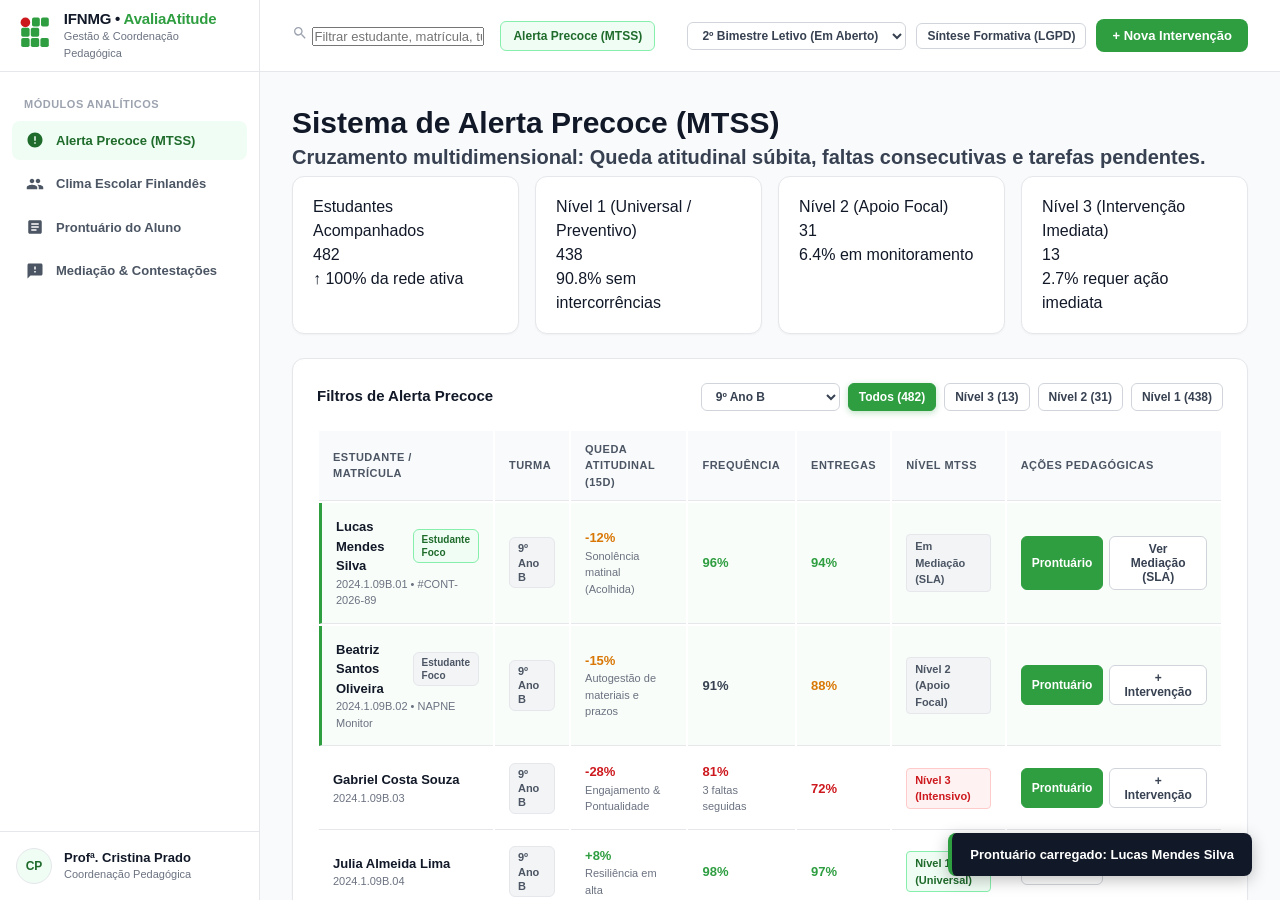
<file: index.html>
<!DOCTYPE html>
<html lang="pt-BR">
<head>
  <meta charset="UTF-8">
  <meta name="viewport" content="width=device-width, initial-scale=1.0">
  <title>IFNMG • AvaliaAtitude - Sistema Unificado e Responsivo de Avaliação Atitudinal</title>
  
  <link rel="stylesheet" href="css/tokens.css">
  <link rel="stylesheet" href="css/base.css">
  <link rel="stylesheet" href="css/components.css">
  <link rel="stylesheet" href="css/mobile.css">
  <link rel="stylesheet" href="css/desktop.css">
  <link rel="stylesheet" href="css/responsive.css">
</head>
<body class="unified-app">

  <div id="mobile-layout-root">
<div class="device-frame">
    <div class="status-bar">
      <span>09:41</span>
      <span>5G • 100%</span>
    </div>

    <div id="m00" class="screen-content active">
      <div class="app-header">
        <div class="logo-group">
          <div class="if-logo-box">
            <svg viewBox="0 0 50 60" width="28" height="34">
              <circle cx="9" cy="9" r="8" fill="#CD191E" />
              <rect x="20" y="1" width="13" height="15" rx="3" fill="#2F9E41" />
              <rect x="35" y="1" width="13" height="15" rx="3" fill="#2F9E41" />
              <rect x="2" y="18" width="14" height="15" rx="3" fill="#2F9E41" />
              <rect x="18" y="18" width="14" height="15" rx="3" fill="#2F9E41" />
              <rect x="2" y="35" width="14" height="15" rx="3" fill="#2F9E41" />
              <rect x="18" y="35" width="14" height="15" rx="3" fill="#2F9E41" />
              <rect x="34" y="35" width="14" height="15" rx="3" fill="#2F9E41" />
            </svg>
          </div>
          <div class="header-text">
            <h1>IFNMG • <span>AvaliaAtitude</span></h1>
            <p>Selecione seu Perfil de Acesso</p>
          </div>
        </div>
      </div>

      <div style="padding: 16px;">
        <div class="card" style="border-left: 4px solid var(--primary); margin-bottom: 16px;">
          <p style="font-size: 12px; color: var(--gray-700); line-height: 1.4;">
            Bem-vindo ao sistema de avaliação atitudinal e socioemocional do IFNMG. Selecione abaixo a jornada que deseja vivenciar:
          </p>
        </div>

        <div class="profile-grid">
          <div class="profile-card active" onclick="selectProfile('professor')">
            <div class="profile-icon">
              <svg width="24" height="24" viewBox="0 0 24 24" fill="currentColor">
                <path d="M12 3L1 9l11 6 9-4.91V17h2V9L12 3zM5 13.18v4L12 21l7-3.82v-4L12 17l-7-3.82z"/>
              </svg>
            </div>
            <div style="flex: 1;">
              <h3>Professor(a)</h3>
              <p>Registro rápido (3 toques), histórico de evidências e radar por aluno.</p>
            </div>
            <span style="font-size: 16px; color: var(--gray-400);">→</span>
          </div>

          <div class="profile-card" onclick="selectProfile('aluno')">
            <div class="profile-icon">
              <svg width="24" height="24" viewBox="0 0 24 24" fill="currentColor">
                <path d="M12 12c2.21 0 4-1.79 4-4s-1.79-4-4-4-4 1.79-4 4 1.79 4 4 4zm0 2c-2.67 0-8 1.34-8 4v2h16v-2c0-2.66-5.33-4-8-4z"/>
              </svg>
            </div>
            <div style="flex: 1;">
              <h3>Estudante</h3>
              <p>Painel formativo sem ranking punitivo e autoavaliação guiada.</p>
            </div>
            <span style="font-size: 16px; color: var(--gray-400);">→</span>
          </div>

          <div class="profile-card" onclick="selectProfile('responsavel')">
            <div class="profile-icon">
              <svg width="24" height="24" viewBox="0 0 24 24" fill="currentColor">
                <path d="M16 11c1.66 0 2.99-1.34 2.99-3S17.66 5 16 5c-1.66 0-3 1.34-3 3s1.34 3 3 3zm-8 0c1.66 0 2.99-1.34 2.99-3S9.66 5 8 5C6.34 5 5 6.34 5 8s1.34 3 3 3zm0 2c-2.33 0-7 1.17-7 3.5V19h14v-2.5c0-2.33-4.67-3.5-7-3.5zm8 0c-.29 0-.62.02-.97.05 1.16.84 1.97 1.97 1.97 3.45V19h6v-2.5c0-2.33-4.67-3.5-7-3.5z"/>
              </svg>
            </div>
            <div style="flex: 1;">
              <h3>Família / Responsável</h3>
              <p>Devolutivas acolhedoras, canal de diálogo transparente e SLA de 48h.</p>
            </div>
            <span style="font-size: 16px; color: var(--gray-400);">→</span>
          </div>
        </div>


      </div>
    </div>

    <div id="m01" class="screen-content">
      <div class="app-header">
        <div class="logo-group">
          <div class="if-logo-box">
            <svg viewBox="0 0 50 60" width="24" height="30">
              <circle cx="9" cy="9" r="8" fill="#CD191E" />
              <rect x="20" y="1" width="13" height="15" rx="3" fill="#2F9E41" />
              <rect x="35" y="1" width="13" height="15" rx="3" fill="#2F9E41" />
              <rect x="2" y="18" width="14" height="15" rx="3" fill="#2F9E41" />
              <rect x="18" y="18" width="14" height="15" rx="3" fill="#2F9E41" />
              <rect x="2" y="35" width="14" height="15" rx="3" fill="#2F9E41" />
              <rect x="18" y="35" width="14" height="15" rx="3" fill="#2F9E41" />
              <rect x="34" y="35" width="14" height="15" rx="3" fill="#2F9E41" />
            </svg>
          </div>
          <div class="header-text">
            <h1>Minhas Turmas</h1>
            <p>Profª. Luciana Rocha • 2º Bimestre</p>
          </div>
        </div>
        <button class="btn btn-sm btn-outline" onclick="goToScreen('m00')">Perfil</button>
      </div>

      <div style="padding: 16px;">
        <div class="card" style="margin-bottom: 14px; background: linear-gradient(135deg, var(--white), var(--primary-light));">
          <div style="display: flex; justify-content: space-between; align-items: center; margin-bottom: 8px;">
            <span class="badge badge-green">Registro Semanal Ativo</span>
            <span style="font-size: 11px; color: var(--gray-500); font-weight: 600;">Meta: 3 obs/aluno</span>
          </div>
          <h3 style="font-size: 14px; margin-bottom: 4px;">Atividade Atitudinal Recente</h3>
          <p style="font-size: 12px; color: var(--gray-600);">84% dos estudantes da sua grade já possuem ao menos uma evidência formativa registrada neste mês.</p>
        </div>

        <div class="section-title">Turmas sob sua Regência</div>

        <div class="card card-clickable" onclick="selectTurma('9º Ano B - Ensino Fundamental')">
          <div style="display: flex; justify-content: space-between; align-items: flex-start; margin-bottom: 8px;">
            <div>
              <h3 style="font-size: 14px; font-weight: 700;">9º Ano B</h3>
              <p style="font-size: 11px; color: var(--gray-500);">Ensino Fundamental • 2 Alunos Cadastrados</p>
            </div>
            <span class="badge badge-neutral">Sala 14</span>
          </div>
          <div style="display: flex; justify-content: space-between; align-items: center; font-size: 11px; color: var(--gray-600); border-top: 1px solid var(--gray-100); padding-top: 8px;">
            <span>Último registro: Hoje, 08:30</span>
            <span style="color: var(--primary); font-weight: 700;">Abrir Chamada →</span>
          </div>
        </div>

        <div class="card card-clickable" onclick="selectTurma('9º Ano A - Ensino Fundamental')">
          <div style="display: flex; justify-content: space-between; align-items: flex-start; margin-bottom: 8px;">
            <div>
              <h3 style="font-size: 14px; font-weight: 700;">9º Ano A</h3>
              <p style="font-size: 11px; color: var(--gray-500);">Ensino Fundamental • 30 Alunos</p>
            </div>
            <span class="badge badge-neutral">Sala 12</span>
          </div>
          <div style="display: flex; justify-content: space-between; align-items: center; font-size: 11px; color: var(--gray-600); border-top: 1px solid var(--gray-100); padding-top: 8px;">
            <span>Último registro: Ontem</span>
            <span style="color: var(--primary); font-weight: 700;">Abrir Chamada →</span>
          </div>
        </div>

        <div class="card card-clickable" onclick="selectTurma('1º Ano Técnico em Informática')">
          <div style="display: flex; justify-content: space-between; align-items: flex-start; margin-bottom: 8px;">
            <div>
              <h3 style="font-size: 14px; font-weight: 700;">1º Info Integrado</h3>
              <p style="font-size: 11px; color: var(--gray-500);">Ensino Médio Técnico • 35 Alunos</p>
            </div>
            <span class="badge badge-neutral">Lab 02</span>
          </div>
          <div style="display: flex; justify-content: space-between; align-items: center; font-size: 11px; color: var(--gray-600); border-top: 1px solid var(--gray-100); padding-top: 8px;">
            <span>Último registro: 23/10</span>
            <span style="color: var(--primary); font-weight: 700;">Abrir Chamada →</span>
          </div>
        </div>
      </div>
    </div>

    <div id="m02" class="screen-content">
      <div class="app-header">
        <div style="display: flex; align-items: center; gap: 8px;">
          <button class="btn btn-sm btn-outline" style="padding: 4px 8px;" onclick="goToScreen('m01')">←</button>
          <div>
            <h1 id="currentTurmaTitle" style="font-size: 14px; font-weight: 700;">9º Ano B</h1>
            <p id="currentTurmaSubtitle" style="font-size: 11px; color: var(--gray-500);">2 estudantes matriculados</p>
          </div>
        </div>
        <button class="btn btn-sm btn-primary" onclick="startQuickRecord('Lucas Mendes Silva')">+ Registro</button>
      </div>

      <div style="padding: 12px 16px;">
        <div class="mobile-search-box">
          <svg width="16" height="16" viewBox="0 0 24 24" fill="var(--gray-400)">
            <path d="M15.5 14h-.79l-.28-.27A6.471 6.471 0 0 0 16 9.5 6.5 6.5 0 1 0 9.5 16c1.61 0 3.09-.59 4.23-1.57l.27.28v.79l5 4.99L20.49 19l-4.99-5zm-6 0C7.01 14 5 11.99 5 9.5S7.01 5 9.5 5 14 7.01 14 9.5 11.99 14 9.5 14z"/>
          </svg>
          <input type="text" id="mobileSearchInput" placeholder="Buscar aluno por nome..." oninput="filterMobileStudents()">
        </div>

        <div class="chips-scroll">
          <div class="filter-chip active" onclick="filterByDimensionChip(this, 'all')">Todos (2)</div>
          <div class="filter-chip" onclick="filterByDimensionChip(this, 'cooperacao')">Cooperação (1)</div>
          <div class="filter-chip" onclick="filterByDimensionChip(this, 'autogestao')">Autogestão (1)</div>
          <div class="filter-chip" onclick="filterByDimensionChip(this, 'engajamento')">Engajamento (0)</div>
          <div class="filter-chip" onclick="filterByDimensionChip(this, 'resiliencia')">Resiliência (0)</div>
        </div>

        <div id="studentListContainer">
          <div class="card card-clickable student-row-card" data-name="Lucas Mendes Silva" data-dim="cooperacao" style="display: flex; align-items: center; justify-content: space-between; padding: 12px 14px; margin-bottom: 10px; border-left: 3px solid var(--primary);" onclick="startQuickRecord('Lucas Mendes Silva')">
            <div style="display: flex; align-items: center; gap: 12px;">
              <div class="avatar-box" style="background: #DCFCE7; color: #166534; font-weight: 700;">LM</div>
              <div>
                <h4 style="font-size: 13px; font-weight: 700; color: var(--gray-900);">Lucas Mendes Silva</h4>
                <p style="font-size: 11px; color: var(--gray-500);">Última: Cooperação • Hoje 08:30</p>
              </div>
            </div>
            <div style="display: flex; align-items: center; gap: 8px;">
              <span class="badge badge-green">Consistente</span>
              <button class="btn btn-sm btn-outline" style="padding: 4px 8px;" onclick="event.stopPropagation(); openStudentRadar('Lucas Mendes Silva');">Radar</button>
            </div>
          </div>

          <div class="card card-clickable student-row-card" data-name="Beatriz Santos Oliveira" data-dim="autogestao" style="display: flex; align-items: center; justify-content: space-between; padding: 12px 14px; margin-bottom: 10px; border-left: 3px solid var(--primary);" onclick="startQuickRecord('Beatriz Santos Oliveira')">
            <div style="display: flex; align-items: center; gap: 12px;">
              <div class="avatar-box" style="background: var(--gray-100); color: var(--gray-800); font-weight: 700;">BS</div>
              <div>
                <h4 style="font-size: 13px; font-weight: 700; color: var(--gray-900);">Beatriz Santos Oliveira</h4>
                <p style="font-size: 11px; color: var(--gray-500);">Última: Autogestão • Ontem 14:15</p>
              </div>
            </div>
            <div style="display: flex; align-items: center; gap: 8px;">
              <span class="badge badge-green">Destaque</span>
              <button class="btn btn-sm btn-outline" style="padding: 4px 8px;" onclick="event.stopPropagation(); openStudentRadar('Beatriz Santos Oliveira');">Radar</button>
            </div>
          </div>
        </div>
      </div>
    </div>

    <div id="m03" class="screen-content">
      <div class="app-header">
        <div style="display: flex; align-items: center; gap: 8px;">
          <button class="btn btn-sm btn-outline" style="padding: 4px 8px;" onclick="goToScreen('m02')">←</button>
          <div>
            <h1 style="font-size: 14px; font-weight: 700;">Registro Rápido</h1>
            <p style="font-size: 11px; color: var(--gray-500);">Formulário de 3 toques</p>
          </div>
        </div>
        <span class="badge badge-green">9º Ano B</span>
      </div>

      <div style="padding: 14px 16px;">
        <div class="card" style="display: flex; align-items: center; gap: 12px; margin-bottom: 14px; border-left: 4px solid var(--primary);">
          <div id="quickRecordStudentAvatar" class="avatar-box" style="width: 44px; height: 44px; background: #DCFCE7; color: #166534; font-weight: 700; font-size: 15px;">LM</div>
          <div>
            <h3 id="quickRecordStudentName" style="font-size: 14px; font-weight: 700; color: var(--gray-900);">Lucas Mendes Silva</h3>
            <p id="quickRecordStudentMat" style="font-size: 11px; color: var(--gray-500);">Matrícula: 2024.1.09B.01 • 9º Ano B</p>
          </div>
        </div>

        <div class="section-title" style="display: flex; justify-content: space-between; align-items: center;">
          <span>Toque 1: Dimensão Socioemocional</span>
          <span class="touch-step-badge">Etapa 1/3</span>
        </div>
        <div id="dimensionCardsContainer" style="display: flex; flex-direction: column; gap: 8px; margin-bottom: 14px;">
          <div class="dimension-card selected" onclick="selectDimension('cooperacao', this)">
            <input type="radio" name="mobile_dim" id="dim_coop" checked style="accent-color: var(--primary);">
            <div style="flex: 1;">
              <div style="font-size: 13px; font-weight: 700;">Cooperação e Empatia</div>
              <div style="font-size: 10px; color: var(--gray-500);">Trabalho coletivo, escuta e apoio mútuo</div>
            </div>
            <span class="badge badge-green" style="font-size: 9px;">BNCC CG09</span>
          </div>

          <div class="dimension-card" onclick="selectDimension('autogestao', this)">
            <input type="radio" name="mobile_dim" id="dim_auto" style="accent-color: var(--primary);">
            <div style="flex: 1;">
              <div style="font-size: 13px; font-weight: 700;">Autogestão e Pontualidade</div>
              <div style="font-size: 10px; color: var(--gray-500);">Organização, compromisso e foco</div>
            </div>
            <span class="badge badge-neutral" style="font-size: 9px;">BNCC CG08</span>
          </div>

          <div class="dimension-card" onclick="selectDimension('engajamento', this)">
            <input type="radio" name="mobile_dim" id="dim_eng" style="accent-color: var(--primary);">
            <div style="flex: 1;">
              <div style="font-size: 13px; font-weight: 700;">Engajamento e Comunicação</div>
              <div style="font-size: 10px; color: var(--gray-500);">Participação ativa e posicionamento construtivo</div>
            </div>
            <span class="badge badge-neutral" style="font-size: 9px;">BNCC CG04</span>
          </div>

          <div class="dimension-card" onclick="selectDimension('resiliencia', this)">
            <input type="radio" name="mobile_dim" id="dim_res" style="accent-color: var(--primary);">
            <div style="flex: 1;">
              <div style="font-size: 13px; font-weight: 700;">Resiliência e Superação</div>
              <div style="font-size: 10px; color: var(--gray-500);">Persistência diante de desafios e erros</div>
            </div>
            <span class="badge badge-neutral" style="font-size: 9px;">BNCC CG10</span>
          </div>
        </div>

        <div class="section-title" style="display: flex; justify-content: space-between; align-items: center;">
          <span>Toque 2: Natureza da Observação</span>
          <span class="touch-step-badge">Etapa 2/3</span>
        </div>
        <div class="nature-grid" style="margin-bottom: 14px;">
          <div class="nature-card selected formativa" onclick="selectNature(this, 'formativa')">
            <div style="font-size: 12px; font-weight: 700;">Formativa</div>
            <div style="font-size: 10px; margin-top: 2px;">Positiva / Crescimento</div>
          </div>
          <div class="nature-card atencao" onclick="selectNature(this, 'atencao')">
            <div style="font-size: 12px; font-weight: 700;">Ponto de Atenção</div>
            <div style="font-size: 10px; margin-top: 2px;">Demanda Mediação</div>
          </div>
          <div class="nature-card neutra" onclick="selectNature(this, 'neutra')">
            <div style="font-size: 12px; font-weight: 700;">Neutra</div>
            <div style="font-size: 10px; margin-top: 2px;">Fato Contextual</div>
          </div>
        </div>

        <div class="section-title" style="display: flex; justify-content: space-between; align-items: center;">
          <span>Toque 3: Evidência Objetiva (Chips Múltiplos)</span>
          <span class="touch-step-badge">Etapa 3/3</span>
        </div>
        <div id="evidenceChipsContainer" class="evidence-chips" style="margin-bottom: 16px;">
          <div class="ev-chip selected" onclick="toggleEvidenceChip(this)">Apoio ativo aos colegas</div>
          <div class="ev-chip" onclick="toggleEvidenceChip(this)">Escuta acolhedora</div>
          <div class="ev-chip" onclick="toggleEvidenceChip(this)">Mediação de conflitos</div>
          <div class="ev-chip" onclick="toggleEvidenceChip(this)">Postura receptiva</div>
          <div class="ev-chip" onclick="toggleEvidenceChip(this)">Liderança compartilhada</div>
        </div>

        <button class="btn btn-primary btn-block" style="padding: 12px; font-size: 13px; font-weight: 700;" onclick="submitQuickRecord()">
          <span>Salvar Registro Imediato</span>
        </button>

        <div style="text-align: center; margin-top: 10px;">
          <button class="btn btn-sm btn-outline" style="border: none; color: var(--gray-600); font-size: 11px;" onclick="openMobileModal('modalExtraEvidence')">
            + Adicionar anotação contextual / foto de caderno
          </button>
        </div>
      </div>
    </div>

    <div id="m04" class="screen-content">
      <div class="app-header">
        <div style="display: flex; align-items: center; gap: 8px;">
          <button class="btn btn-sm btn-outline" style="padding: 4px 8px;" onclick="goToScreen('m02')">←</button>
          <div>
            <h1 style="font-size: 14px; font-weight: 700;">Prontuário Atitudinal</h1>
            <p style="font-size: 11px; color: var(--gray-500);">Visão do Professor</p>
          </div>
        </div>
        <button class="btn btn-sm btn-primary" onclick="requestSelfAssessmentDocente()">Autoavaliação</button>
      </div>

      <div style="padding: 14px 16px;">
        <div class="card" style="display: flex; align-items: center; gap: 12px; margin-bottom: 12px; border-left: 4px solid var(--primary);">
          <div id="prontuarioStudentAvatar" class="avatar-box" style="width: 44px; height: 44px; background: #DCFCE7; color: #166534; font-weight: 700; font-size: 15px;">LM</div>
          <div style="flex: 1;">
            <h3 id="prontuarioStudentName" style="font-size: 14px; font-weight: 700; color: var(--gray-900);">Lucas Mendes Silva</h3>
            <p id="prontuarioStudentMat" style="font-size: 11px; color: var(--gray-500);">9º Ano B • Matrícula 2024.1.09B.01</p>
          </div>
          <span id="prontuarioStudentScoreBadge" class="badge badge-green">8.8 Geral</span>
        </div>

        <div class="card" style="margin-bottom: 12px;">
          <div class="section-title">Equilíbrio Socioemocional (Radar)</div>
          <div class="radar-box">
            <div class="radar-visual">
              <div class="radar-dot" style="top:18px; left:56px; background:var(--primary);"></div>
              <div class="radar-dot" style="top:56px; left:94px; background:var(--primary);"></div>
              <div class="radar-dot" style="top:92px; left:78px; background:var(--primary);"></div>
              <div class="radar-dot" style="top:92px; left:34px; background:var(--primary);"></div>
              <div class="radar-dot" style="top:56px; left:18px; background:var(--primary);"></div>
              <span id="radarScoreCenter" style="font-size:12px; font-weight:800; color:var(--primary-dark);">8.8</span>
            </div>
            <div class="dimension-bars">
              <div class="d-bar-row">
                <div style="display:flex; justify-content:space-between;"><span>Cooperação</span><strong id="barValCooperacao">9.2</strong></div>
                <div class="d-bar-track"><div id="barFillCooperacao" class="d-bar-fill" style="width: 92%;"></div></div>
              </div>
              <div class="d-bar-row">
                <div style="display:flex; justify-content:space-between;"><span>Autogestão</span><strong id="barValAutogestao">8.4</strong></div>
                <div class="d-bar-track"><div id="barFillAutogestao" class="d-bar-fill" style="width: 84%;"></div></div>
              </div>
              <div class="d-bar-row">
                <div style="display:flex; justify-content:space-between;"><span>Engajamento</span><strong id="barValEngajamento">9.0</strong></div>
                <div class="d-bar-track"><div id="barFillEngajamento" class="d-bar-fill" style="width: 90%;"></div></div>
              </div>
              <div class="d-bar-row">
                <div style="display:flex; justify-content:space-between;"><span>Resiliência</span><strong id="barValResiliencia">8.6</strong></div>
                <div class="d-bar-track"><div id="barFillResiliencia" class="d-bar-fill" style="width: 86%;"></div></div>
              </div>
            </div>
          </div>
        </div>

        <div class="section-title">Histórico de Evidências Recentes</div>
        <div id="studentHistoryContainer">
          <div class="card" style="margin-bottom: 8px;">
            <div style="display:flex; justify-content:space-between; margin-bottom: 4px;">
              <span class="badge badge-green">Cooperação</span>
              <span style="font-size: 11px; color: var(--gray-400);">Hoje, 08:30</span>
            </div>
            <p style="font-size: 12px; color: var(--gray-800); font-weight: 600;">Apoio ativo aos colegas no trabalho de campo.</p>
            <p style="font-size: 11px; color: var(--gray-500); margin-top: 2px;">Registrado por: Profª. Luciana Rocha (Geografia)</p>
          </div>

          <div class="card" style="margin-bottom: 12px;">
            <div style="display:flex; justify-content:space-between; margin-bottom: 4px;">
              <span class="badge badge-green">Autogestão</span>
              <span style="font-size: 11px; color: var(--gray-400);">24/10/2026</span>
            </div>
            <p style="font-size: 12px; color: var(--gray-800); font-weight: 600;">Entrega antecipada do relatório em grupo.</p>
            <p style="font-size: 11px; color: var(--gray-500); margin-top: 2px;">Registrado por: Prof. Marcos Prado (História)</p>
          </div>
        </div>
      </div>
    </div>

    <div id="m05" class="screen-content">
      <div class="app-header">
        <div class="logo-group">
          <div class="avatar-box" style="width: 34px; height: 34px;">LM</div>
          <div class="header-text">
            <h1>Olá, Lucas!</h1>
            <p>Seu Percurso Formativo • 2026</p>
          </div>
        </div>
        <button class="btn btn-sm btn-outline" onclick="goToScreen('m00')">Trocar</button>
      </div>

      <div style="padding: 14px 16px;">
        <div class="card" style="background: linear-gradient(135deg, #F0FDF4, #DCFCE7); border-color: var(--primary-border); margin-bottom: 14px;">
          <div style="display:flex; align-items:center; gap:8px; margin-bottom:6px;">
            <span class="badge badge-green">Percurso em Alta</span>
            <span style="font-size:11px; color:var(--primary-dark); font-weight:700;">+14% de engajamento</span>
          </div>
          <h3 style="font-size:14px; margin-bottom:4px; color:var(--gray-900);">Parabéns pela colaboração em equipe!</h3>
          <p style="font-size:12px; color:var(--gray-700); line-height:1.4;">
            Seus professores destacaram seu espírito acolhedor durante os projetos coletivos deste bimestre.
          </p>
        </div>

        <div class="card" style="margin-bottom: 12px;">
          <div class="section-title">Suas Competências em Desenvolvimento</div>
          <div style="display: flex; flex-direction: column; gap: 10px; margin-top: 8px;">
            <div>
              <div style="display: flex; justify-content: space-between; font-size: 12px; margin-bottom: 4px;">
                <span>Trabalho Coletivo & Empatia</span>
                <strong style="color: var(--primary);">Consolidada</strong>
              </div>
              <div class="d-bar-track"><div class="d-bar-fill" style="width: 90%;"></div></div>
            </div>
            <div>
              <div style="display: flex; justify-content: space-between; font-size: 12px; margin-bottom: 4px;">
                <span>Organização de Estudos & Prazos</span>
                <strong style="color: var(--primary);">Em Expansão</strong>
              </div>
              <div class="d-bar-track"><div class="d-bar-fill" style="width: 82%;"></div></div>
            </div>
            <div>
              <div style="display: flex; justify-content: space-between; font-size: 12px; margin-bottom: 4px;">
                <span>Comunicação e Escuta Ativa</span>
                <strong style="color: var(--primary);">Consolidada</strong>
              </div>
              <div class="d-bar-track"><div class="d-bar-fill" style="width: 88%;"></div></div>
            </div>
          </div>
        </div>

        <div class="card card-clickable" style="border: 1.5px solid var(--primary); background: var(--white); margin-bottom: 12px;" onclick="goToScreen('m06')">
          <div style="display:flex; justify-content:space-between; align-items:center;">
            <div>
              <h4 style="font-size: 13px; font-weight: 700; color: var(--primary-dark);">Autoavaliação do 2º Bimestre Aberta</h4>
              <p style="font-size: 11px; color: var(--gray-600); margin-top: 2px;">4 perguntas reflexivas sobre seu desenvolvimento.</p>
            </div>
            <span class="btn btn-sm btn-primary">Responder →</span>
          </div>
        </div>

        <div style="text-align: center;">
          <button class="btn btn-sm btn-outline" style="font-size: 11px;" onclick="goToScreen('m08')">
            Dúvida sobre algum registro? Abra um diálogo formativo
          </button>
        </div>
      </div>
    </div>

    <div id="m06" class="screen-content">
      <div class="app-header">
        <div style="display: flex; align-items: center; gap: 8px;">
          <button class="btn btn-sm btn-outline" style="padding: 4px 8px;" onclick="goToScreen('m05')">←</button>
          <div>
            <h1 style="font-size: 14px; font-weight: 700;">Sua Autoavaliação</h1>
            <p style="font-size: 11px; color: var(--gray-500);">2º Bimestre • Reflexão Pessoal</p>
          </div>
        </div>
        <span class="badge badge-green">Etapa 1/1</span>
      </div>

      <div style="padding: 14px 16px;">
        <div class="card" style="margin-bottom: 12px;">
          <p style="font-size: 12px; font-weight: 700; margin-bottom: 4px;">1. Como você avalia sua cooperação e escuta com os colegas durante atividades em grupo?</p>
          <div class="scale-grid">
            <div class="scale-btn" onclick="setRating('q1', 1, this)">Em início</div>
            <div class="scale-btn" onclick="setRating('q1', 2, this)">Em desenv.</div>
            <div class="scale-btn selected" onclick="setRating('q1', 3, this)">Boa</div>
            <div class="scale-btn" onclick="setRating('q1', 4, this)">Muito boa</div>
          </div>
        </div>

        <div class="card" style="margin-bottom: 12px;">
          <p style="font-size: 12px; font-weight: 700; margin-bottom: 4px;">2. Você conseguiu planejar seus horários para cumprir tarefas e chegar no horário?</p>
          <div class="scale-grid">
            <div class="scale-btn" onclick="setRating('q2', 1, this)">Em início</div>
            <div class="scale-btn" onclick="setRating('q2', 2, this)">Em desenv.</div>
            <div class="scale-btn" onclick="setRating('q2', 3, this)">Boa</div>
            <div class="scale-btn selected" onclick="setRating('q2', 4, this)">Muito boa</div>
          </div>
        </div>

        <div class="card" style="margin-bottom: 12px;">
          <p style="font-size: 12px; font-weight: 700; margin-bottom: 4px;">3. Diante de dificuldades em matérias desafiadoras, você procurou ajuda ou persistiu?</p>
          <div class="scale-grid">
            <div class="scale-btn" onclick="setRating('q3', 1, this)">Em início</div>
            <div class="scale-btn" onclick="setRating('q3', 2, this)">Em desenv.</div>
            <div class="scale-btn selected" onclick="setRating('q3', 3, this)">Boa</div>
            <div class="scale-btn" onclick="setRating('q3', 4, this)">Muito boa</div>
          </div>
        </div>

        <div class="card" style="margin-bottom: 14px;">
          <label style="display:block; font-size:12px; font-weight:700; margin-bottom:6px;">O que você mais se orgulha de ter aprendido sobre si mesmo neste bimestre?</label>
          <textarea style="width: 100%; height: 70px; border: 1px solid var(--gray-300); border-radius: var(--radius-sm); padding: 8px; font-size: 12px; resize: none;" placeholder="Escreva aqui com suas próprias palavras...">Consegui colaborar melhor com meu grupo na maquete de Geografia e melhorei minha pontualidade matinal.</textarea>
        </div>

        <button class="btn btn-primary btn-block" onclick="submitSelfAssessment()">
          <span>Enviar Minha Autoavaliação</span>
        </button>
      </div>
    </div>

    <div id="m07" class="screen-content">
      <div class="app-header">
        <div class="logo-group">
          <div class="avatar-box" style="width: 34px; height: 34px; background: #FEF3C7; color: #B45309;">MS</div>
          <div class="header-text">
            <h1>Espaço da Família</h1>
            <p>Acompanhamento de Lucas Mendes</p>
          </div>
        </div>
        <button class="btn btn-sm btn-outline" onclick="goToScreen('m00')">Trocar</button>
      </div>

      <div style="padding: 14px 16px;">
        <div class="card" style="margin-bottom: 12px; border-left: 4px solid var(--primary);">
          <div style="display:flex; justify-content:space-between; align-items:center; margin-bottom:4px;">
            <span class="badge badge-green">Frequência: 96%</span>
            <span style="font-size:11px; color:var(--gray-500);">9º Ano B</span>
          </div>
          <h3 style="font-size:13px; font-weight:700; margin-bottom:4px;">Relatório Formativo Quinzenal</h3>
          <p style="font-size:12px; color:var(--gray-700); line-height:1.4;">
            Lucas apresenta excelente convivência cooperativa com os colegas e assiduidade regular às aulas.
          </p>
        </div>

        <div class="section-title">Orientações de Apoio em Casa</div>
        <div class="card" style="margin-bottom: 12px;">
          <p style="font-size: 12px; color: var(--gray-800); line-height: 1.4;">
            <strong>Dica Pedagógica:</strong> Incentive Lucas a manter a rotina de revisão diária de 30 minutos após o jantar para fortalecer a autonomia na transição para o Ensino Médio.
          </p>
        </div>

        <div class="section-title">Canais de Contato com a Escola</div>
        <div class="card card-clickable" style="border: 1.5px solid var(--gray-200); margin-bottom: 10px;" onclick="goToScreen('m08')">
          <div style="display: flex; justify-content: space-between; align-items: center;">
            <div>
              <h4 style="font-size: 13px; font-weight: 700;">Canal de Diálogo & Justificativas</h4>
              <p style="font-size: 11px; color: var(--gray-500); margin-top: 2px;">Comunique alterações de saúde ou solicite revisão.</p>
            </div>
            <span style="color: var(--primary); font-weight: 700;">Abrir →</span>
          </div>
        </div>

        <div class="card card-clickable" style="border: 1.5px solid var(--gray-200);" onclick="goToScreen('m09')">
          <div style="display: flex; justify-content: space-between; align-items: center;">
            <div>
              <h4 style="font-size: 13px; font-weight: 700;">Protocolos de Diálogo Anteriores</h4>
              <p style="font-size: 11px; color: var(--gray-500); margin-top: 2px;">Consulte pareceres do núcleo pedagógico.</p>
            </div>
            <span class="badge badge-neutral">1 Protocolo</span>
          </div>
        </div>
      </div>
    </div>

    <div id="m08" class="screen-content">
      <div class="app-header">
        <div style="display: flex; align-items: center; gap: 8px;">
          <button class="btn btn-sm btn-outline" style="padding: 4px 8px;" onclick="goToScreen('m07')">←</button>
          <div>
            <h1 style="font-size: 14px; font-weight: 700;">Abertura de Diálogo</h1>
            <p style="font-size: 11px; color: var(--gray-500);">Canal Transparente com a Escola</p>
          </div>
        </div>
        <span class="badge badge-neutral">SLA 48h</span>
      </div>

      <div style="padding: 14px 16px;">
        <div class="sla-box">
          <span>Garantia de resposta em até 48 horas úteis</span>
          <span class="sla-badge">SLA Formal</span>
        </div>

        <div class="card" style="margin-bottom: 12px;">
          <label style="display:block; font-size:12px; font-weight:700; margin-bottom:4px;">Selecione o registro ou motivo:</label>
          <select style="width:100%; padding:8px; border:1px solid var(--gray-300); border-radius:6px; font-size:12px; background:var(--white);">
            <option>Registro de sonolência/atenção do dia 24/10</option>
            <option>Informar início de medicação / atestado médico</option>
            <option>Solicitar reunião com o Núcleo Pedagógico (NAPNE)</option>
            <option>Outra observação contextual familiar</option>
          </select>
        </div>

        <div class="card" style="margin-bottom: 12px;">
          <label style="display:block; font-size:12px; font-weight:700; margin-bottom:4px;">Contexto e Justificativa da Família:</label>
          <textarea id="dialogueReasonInput" style="width:100%; height:90px; border:1px solid var(--gray-300); border-radius:6px; padding:8px; font-size:12px; resize:none;">Gostaríamos de informar que o Lucas iniciou tratamento com anti-histamínico receitado pelo médico nesta semana, o que tem gerado sonolência no primeiro horário. O atestado foi anexado.</textarea>
        </div>

        <div class="card" style="margin-bottom: 14px; border: 1px dashed var(--gray-300); text-align: center; padding: 12px;">
          <p style="font-size: 12px; color: var(--gray-600); margin-bottom: 4px;">Anexo: atestado_medico_outubro.pdf (1.2 MB)</p>
          <span class="badge badge-green">Documento Anexado</span>
        </div>

        <button class="btn btn-primary btn-block" onclick="submitFamilyContestation()">
          <span>Enviar Pedido de Diálogo</span>
        </button>
      </div>
    </div>

    <div id="m09" class="screen-content">
      <div class="app-header">
        <div style="display: flex; align-items: center; gap: 8px;">
          <button class="btn btn-sm btn-outline" style="padding: 4px 8px;" onclick="goToScreen('m07')">←</button>
          <div>
            <h1 style="font-size: 14px; font-weight: 700;">Protocolo #CONT-2026-89</h1>
            <p style="font-size: 11px; color: var(--gray-500);">Acompanhamento da Solicitação</p>
          </div>
        </div>
        <span class="badge badge-green">Concluído</span>
      </div>

      <div style="padding: 14px 16px;">
        <div class="card" style="margin-bottom: 12px;">
          <div style="display:flex; justify-content:space-between; margin-bottom:6px;">
            <span style="font-size:11px; color:var(--gray-500);">Aberto em: 25/10/2026 às 14:10</span>
            <span class="badge badge-green">Homologado</span>
          </div>
          <h4 style="font-size:13px; font-weight:700;">Justificativa Médica Acolhida</h4>
          <p style="font-size:11px; color:var(--gray-600); margin-top:2px;">Estudante: Lucas Mendes Silva • 9º Ano B</p>
        </div>

        <div class="card" style="background: var(--primary-light); border-color: var(--primary-border); margin-bottom: 12px;">
          <div class="section-title" style="color: var(--primary-dark);">Parecer Oficial do Núcleo Pedagógico</div>
          <p style="font-size: 12px; color: var(--gray-800); line-height: 1.4; margin-top: 4px;">
            "Atestado médico acolhido pelo núcleo pedagógico. A equipe docente foi orientada quanto à sonolência matinal e à adaptação do ritmo nas semanas de ajuste terapêutico. O registro atitudinal foi devidamente retificado para preservar a trajetória socioemocional formativa do estudante."
          </p>
          <div style="margin-top: 8px; font-size: 11px; color: var(--primary-dark); font-weight: 700;">
            Assinado por: Profª. Cristina Prado (Coordenação Pedagógica)
          </div>
        </div>

        <button class="btn btn-outline btn-block" onclick="goToScreen('m07')">
          <span>Voltar ao Espaço da Família</span>
        </button>
      </div>
    </div>

    <div class="bottom-nav">
      <div class="nav-tab active" onclick="goToScreen('m01')">
        <svg viewBox="0 0 24 24"><path d="M10 20v-6h4v6h5v-8h3L12 3 2 12h3v8z"/></svg>
        <span>Turmas</span>
      </div>
      <div class="nav-tab" onclick="goToScreen('m03')">
        <svg viewBox="0 0 24 24"><path d="M19 13h-6v6h-2v-6H5v-2h6V5h2v6h6v2z"/></svg>
        <span>Registro</span>
      </div>
      <div class="nav-tab" onclick="goToScreen('m04')">
        <svg viewBox="0 0 24 24"><path d="M5 9.2h3V19H5zM10.6 5h2.8v14h-2.8zm5.6 8H19v6h-2.8z"/></svg>
        <span>Radar</span>
      </div>
      <div class="nav-tab" onclick="goToScreen('m05')">
        <svg viewBox="0 0 24 24"><path d="M12 12c2.21 0 4-1.79 4-4s-1.79-4-4-4-4 1.79-4 4 1.79 4 4 4zm0 2c-2.67 0-8 1.34-8 4v2h16v-2c0-2.66-5.33-4-8-4z"/></svg>
        <span>Aluno</span>
      </div>
    </div>
  </div>
  </div>

  <div id="desktop-layout-root">
  <aside class="sidebar">
    <div class="brand">
      <div style="width: 32px; height: 38px;">
        <svg viewBox="0 0 50 60" width="30" height="36">
          <circle cx="9" cy="9" r="8" fill="#CD191E" />
          <rect x="20" y="1" width="13" height="15" rx="3" fill="#2F9E41" />
          <rect x="35" y="1" width="13" height="15" rx="3" fill="#2F9E41" />
          <rect x="2" y="18" width="14" height="15" rx="3" fill="#2F9E41" />
          <rect x="18" y="18" width="14" height="15" rx="3" fill="#2F9E41" />
          <rect x="2" y="35" width="14" height="15" rx="3" fill="#2F9E41" />
          <rect x="18" y="35" width="14" height="15" rx="3" fill="#2F9E41" />
          <rect x="34" y="35" width="14" height="15" rx="3" fill="#2F9E41" />
        </svg>
      </div>
      <div class="brand-text">
        <h1>IFNMG • <span>AvaliaAtitude</span></h1>
        <p>Gestão & Coordenação Pedagógica</p>
      </div>
    </div>

    <div class="nav-list">
      <div class="nav-label">Módulos Analíticos</div>
      <div class="nav-item active" onclick="switchView('d01', this)">
        <svg viewBox="0 0 24 24"><path d="M12 2C6.48 2 2 6.48 2 12s4.48 10 10 10 10-4.48 10-10S17.52 2 12 2zm1 15h-2v-2h2v2zm0-4h-2V7h2v6z"/></svg>
        <span>Alerta Precoce (MTSS)</span>
      </div>
      <div class="nav-item" onclick="switchView('d02', this)">
        <svg viewBox="0 0 24 24"><path d="M16 11c1.66 0 2.99-1.34 2.99-3S17.66 5 16 5c-1.66 0-3 1.34-3 3s1.34 3 3 3zm-8 0c1.66 0 2.99-1.34 2.99-3S9.66 5 8 5C6.34 5 5 6.34 5 8s1.34 3 3 3zm0 2c-2.33 0-7 1.17-7 3.5V19h14v-2.5c0-2.33-4.67-3.5-7-3.5zm8 0c-.29 0-.62.02-.97.05 1.16.84 1.97 1.97 1.97 3.45V19h6v-2.5c0-2.33-4.67-3.5-7-3.5z"/></svg>
        <span>Clima Escolar Finlandês</span>
      </div>
      <div class="nav-item" onclick="switchView('d03', this)">
        <svg viewBox="0 0 24 24"><path d="M19 3H5c-1.1 0-2 .9-2 2v14c0 1.1.9 2 2 2h14c1.1 0 2-.9 2-2V5c0-1.1-.9-2-2-2zm-5 14H7v-2h7v2zm3-4H7v-2h10v2zm0-4H7V7h10v2z"/></svg>
        <span>Prontuário do Aluno</span>
      </div>
      <div class="nav-item" onclick="switchView('d04', this)">
        <svg viewBox="0 0 24 24"><path d="M20 2H4c-1.1 0-1.99.9-1.99 2L2 22l4-4h14c1.1 0 2-.9 2-2V4c0-1.1-.9-2-2-2zm-7 12h-2v-2h2v2zm0-4h-2V6h2v4z"/></svg>
        <span>Mediação & Contestações</span>
      </div>


    </div>

    <div class="user-footer">
      <div class="avatar-box" style="background: var(--primary-light); color: var(--primary-dark);">CP</div>
      <div class="user-meta">
        <h4 style="font-size: 13px; font-weight: 700;">Profª. Cristina Prado</h4>
        <p style="font-size: 11px; color: var(--gray-500);">Coordenação Pedagógica</p>
      </div>
    </div>
  </aside>

  <main class="main-wrapper">
    <header class="topbar">
      <div style="display: flex; align-items: center; gap: 16px;">
        <div class="topbar-search">
          <svg width="16" height="16" viewBox="0 0 24 24" fill="var(--gray-400)">
            <path d="M15.5 14h-.79l-.28-.27A6.471 6.471 0 0 0 16 9.5 6.5 6.5 0 1 0 9.5 16c1.61 0 3.09-.59 4.23-1.57l.27.28v.79l5 4.99L20.49 19l-4.99-5zm-6 0C7.01 14 5 11.99 5 9.5S7.01 5 9.5 5 14 7.01 14 9.5 11.99 14 9.5 14z"/>
          </svg>
          <input type="text" id="searchInput" placeholder="Filtrar estudante, matrícula, turma ou indicador..." oninput="filterTable()">
        </div>
        <div id="topbarCurrentModule" style="font-size: 12px; font-weight: 700; color: var(--primary-dark); background: var(--primary-light); padding: 5px 12px; border-radius: var(--radius-sm); border: 1px solid var(--primary-border);">
          Alerta Precoce (MTSS)
        </div>
      </div>

      <div class="topbar-actions" style="display: flex; align-items: center; gap: 10px;">
        <select class="btn-sm" style="background: var(--white); font-weight: 600;" onchange="showToast(`Período letivo alterado para: ${this.value}`, 'info')">
          <option>2º Bimestre Letivo (Em Aberto)</option>
          <option>1º Bimestre Letivo (Encerrado)</option>
        </select>
        <button class="btn-sm btn-outline" onclick="openModal('modalRelatorio')">Síntese Formativa (LGPD)</button>
        <button class="btn-action" onclick="openInterventionFor('Lucas Mendes Silva', '9º Ano B')">+ Nova Intervenção</button>
      </div>
    </header>

    <section id="d01" class="content-area active">
      <div class="page-title">
        <div>
          <h2>Sistema de Alerta Precoce (MTSS)</h2>
          <p>Cruzamento multidimensional: Queda atitudinal súbita, faltas consecutivas e tarefas pendentes.</p>
        </div>
      </div>

      <div class="metrics-grid">
        <div class="metric-card">
          <div class="metric-label">Estudantes Acompanhados</div>
          <div class="metric-value">482</div>
          <div class="metric-trend trend-positive">↑ 100% da rede ativa</div>
        </div>
        <div class="metric-card">
          <div class="metric-label">Nível 1 (Universal / Preventivo)</div>
          <div class="metric-value">438</div>
          <div class="metric-trend trend-positive">90.8% sem intercorrências</div>
        </div>
        <div class="metric-card">
          <div class="metric-label">Nível 2 (Apoio Focal)</div>
          <div class="metric-value">31</div>
          <div class="metric-trend trend-warning">6.4% em monitoramento</div>
        </div>
        <div class="metric-card alert">
          <div class="metric-label">Nível 3 (Intervenção Imediata)</div>
          <div class="metric-value">13</div>
          <div class="metric-trend trend-alert">2.7% requer ação imediata</div>
        </div>
      </div>

      <div class="panel-card">
        <div class="panel-header">
          <div class="panel-title">Filtros de Alerta Precoce</div>
          <div style="display: flex; gap: 8px;">
            <select class="btn-sm" onchange="filterByClassDropdown(this)">
              <option value="all">Todas as Turmas</option>
              <option value="9º Ano B" selected>9º Ano B</option>
              <option value="9º Ano A">9º Ano A</option>
              <option value="1º Informática">1º Informática</option>
            </select>
            <button class="btn-sm mtss-filter-btn active btn-primary" onclick="filterByLevel('all', this)">Todos (482)</button>
            <button class="btn-sm mtss-filter-btn" onclick="filterByLevel('tier3', this)">Nível 3 (13)</button>
            <button class="btn-sm mtss-filter-btn" onclick="filterByLevel('tier2', this)">Nível 2 (31)</button>
            <button class="btn-sm mtss-filter-btn" onclick="filterByLevel('tier1', this)">Nível 1 (438)</button>
          </div>
        </div>

        <div class="table-responsive">
          <table id="alertTable">
            <thead>
              <tr>
                <th>Estudante / Matrícula</th>
                <th>Turma</th>
                <th>Queda Atitudinal (15d)</th>
                <th>Frequência</th>
                <th>Entregas</th>
                <th>Nível MTSS</th>
                <th>Ações Pedagógicas</th>
              </tr>
            </thead>
            <tbody>
              <tr class="highlight-student-row" data-tier="tier2" data-turma="9º Ano B">
                <td>
                  <div style="display: flex; align-items: center; gap: 6px;">
                    <span style="font-weight: 700; color: var(--gray-900);">Lucas Mendes Silva</span>
                    <span class="badge badge-green" style="font-size: 10px;">Estudante Foco</span>
                  </div>
                  <div style="font-size: 11px; color: var(--gray-500);">2024.1.09B.01 • #CONT-2026-89</div>
                </td>
                <td><span class="badge badge-neutral">9º Ano B</span></td>
                <td>
                  <span style="color: #D97706; font-weight: 700;">-12%</span>
                  <div style="font-size: 11px; color: var(--gray-500);">Sonolência matinal (Acolhida)</div>
                </td>
                <td>
                  <span style="color: var(--primary); font-weight: 700;">96%</span>
                </td>
                <td>
                  <span style="color: var(--primary); font-weight: 700;">94%</span>
                </td>
                <td>
                  <span class="badge-status badge-neutral">Em Mediação (SLA)</span>
                </td>
                <td>
                  <div style="display: flex; gap: 6px;">
                    <button class="btn-sm primary" onclick="openStudentProntuario('Lucas Mendes Silva')">Prontuário</button>
                    <button class="btn-sm" onclick="switchView('d04')">Ver Mediação (SLA)</button>
                  </div>
                </td>
              </tr>

              <tr class="highlight-student-row" data-tier="tier2" data-turma="9º Ano B">
                <td>
                  <div style="display: flex; align-items: center; gap: 6px;">
                    <span style="font-weight: 700; color: var(--gray-900);">Beatriz Santos Oliveira</span>
                    <span class="badge badge-neutral" style="font-size: 10px;">Estudante Foco</span>
                  </div>
                  <div style="font-size: 11px; color: var(--gray-500);">2024.1.09B.02 • NAPNE Monitor</div>
                </td>
                <td><span class="badge badge-neutral">9º Ano B</span></td>
                <td>
                  <span style="color: #D97706; font-weight: 700;">-15%</span>
                  <div style="font-size: 11px; color: var(--gray-500);">Autogestão de materiais e prazos</div>
                </td>
                <td>
                  <span style="color: var(--gray-700); font-weight: 700;">91%</span>
                </td>
                <td>
                  <span style="color: #D97706; font-weight: 700;">88%</span>
                </td>
                <td>
                  <span class="badge-status badge-neutral">Nível 2 (Apoio Focal)</span>
                </td>
                <td>
                  <div style="display: flex; gap: 6px;">
                    <button class="btn-sm primary" onclick="openStudentProntuario('Beatriz Santos Oliveira')">Prontuário</button>
                    <button class="btn-sm" onclick="openInterventionFor('Beatriz Santos Oliveira', '9º Ano B')">+ Intervenção</button>
                  </div>
                </td>
              </tr>

              <tr data-tier="tier3" data-turma="9º Ano B">
                <td>
                  <div style="font-weight: 700; color: var(--gray-900);">Gabriel Costa Souza</div>
                  <div style="font-size: 11px; color: var(--gray-500);">2024.1.09B.03</div>
                </td>
                <td><span class="badge badge-neutral">9º Ano B</span></td>
                <td>
                  <span style="color: var(--alert); font-weight: 700;">-28%</span>
                  <div style="font-size: 11px; color: var(--gray-500);">Engajamento & Pontualidade</div>
                </td>
                <td>
                  <span style="color: var(--alert); font-weight: 700;">81%</span>
                  <div style="font-size: 11px; color: var(--gray-500);">3 faltas seguidas</div>
                </td>
                <td>
                  <span style="color: var(--alert); font-weight: 700;">72%</span>
                </td>
                <td>
                  <span class="badge-status badge-alert">Nível 3 (Intensivo)</span>
                </td>
                <td>
                  <div style="display: flex; gap: 6px;">
                    <button class="btn-sm primary" onclick="openStudentProntuario('Gabriel Costa Souza')">Prontuário</button>
                    <button class="btn-sm" onclick="openInterventionFor('Gabriel Costa Souza', '9º Ano B')">+ Intervenção</button>
                  </div>
                </td>
              </tr>

              <tr data-tier="tier1" data-turma="9º Ano B">
                <td>
                  <div style="font-weight: 700; color: var(--gray-900);">Julia Almeida Lima</div>
                  <div style="font-size: 11px; color: var(--gray-500);">2024.1.09B.04</div>
                </td>
                <td><span class="badge badge-neutral">9º Ano B</span></td>
                <td>
                  <span style="color: var(--primary); font-weight: 700;">+8%</span>
                  <div style="font-size: 11px; color: var(--gray-500);">Resiliência em alta</div>
                </td>
                <td>
                  <span style="color: var(--primary); font-weight: 700;">98%</span>
                </td>
                <td>
                  <span style="color: var(--primary); font-weight: 700;">97%</span>
                </td>
                <td>
                  <span class="badge-status badge-green">Nível 1 (Universal)</span>
                </td>
                <td>
                  <button class="btn-sm" onclick="openStudentProntuario('Julia Almeida Lima')">Prontuário</button>
                </td>
              </tr>
            </tbody>
          </table>
        </div>
      </div>
    </section>

    <section id="d02" class="content-area">
      <div class="page-title">
        <div>
          <h2>Painel de Gestão do Clima Escolar</h2>
          <p>Abordagem macroinstitucional (Finlândia / WHO): Diagnóstico coletivo das 5 dimensões socioemocionais por turma (sem rotular indivíduos).</p>
        </div>
      </div>

      <div class="panel-card" style="margin-bottom: 16px;">
        <div class="panel-header">
          <div class="panel-title">Heatmap por Turma e Dimensão BNCC/CASEL (Clique nas células para detalhar)</div>
          <div style="display: flex; gap: 12px; font-size: 11px; align-items: center;">
            <span style="display: inline-flex; align-items: center; gap: 4px;"><span style="width: 12px; height: 12px; background: #DCFCE7; border: 1px solid #86EFAC; border-radius: 2px;"></span> Saudável (&ge; 8.0)</span>
            <span style="display: inline-flex; align-items: center; gap: 4px;"><span style="width: 12px; height: 12px; background: #FEF3C7; border: 1px solid #FCD34D; border-radius: 2px;"></span> Atenção (6.5 - 7.9)</span>
            <span style="display: inline-flex; align-items: center; gap: 4px;"><span style="width: 12px; height: 12px; background: #FEE2E2; border: 1px solid #FCA5A5; border-radius: 2px;"></span> Crítico (&lt; 6.5)</span>
          </div>
        </div>

        <div class="table-responsive">
          <table class="heatmap-table">
            <thead>
              <tr>
                <th style="width: 220px;">Turma</th>
                <th>1. Cooperação & Empatia</th>
                <th>2. Autogestão & Prazos</th>
                <th>3. Engajamento</th>
                <th>4. Resiliência</th>
                <th>5. Acolhimento Mútuo</th>
              </tr>
            </thead>
            <tbody>
              <tr>
                <td style="font-weight: 700;">6º Ano A (Fund. II)</td>
                <td><div class="heatmap-cell cell-good" onclick="selectHeatmapCell(this, '6º Ano A', 'Cooperação', 8.9, 'bom')">8.9</div></td>
                <td><div class="heatmap-cell cell-warning" onclick="selectHeatmapCell(this, '6º Ano A', 'Autogestão', 7.1, 'atencao')">7.1</div></td>
                <td><div class="heatmap-cell cell-good" onclick="selectHeatmapCell(this, '6º Ano A', 'Engajamento', 8.5, 'bom')">8.5</div></td>
                <td><div class="heatmap-cell cell-good" onclick="selectHeatmapCell(this, '6º Ano A', 'Resiliência', 8.2, 'bom')">8.2</div></td>
                <td><div class="heatmap-cell cell-good" onclick="selectHeatmapCell(this, '6º Ano A', 'Acolhimento', 9.0, 'bom')">9.0</div></td>
              </tr>
              <tr>
                <td style="font-weight: 700;">9º Ano B (Fund. II)</td>
                <td><div class="heatmap-cell cell-good" onclick="selectHeatmapCell(this, '9º Ano B', 'Cooperação', 8.8, 'bom')">8.8</div></td>
                <td><div class="heatmap-cell cell-alert selected" onclick="selectHeatmapCell(this, '9º Ano B', 'Autogestão', 6.2, 'alerta')">6.2</div></td>
                <td><div class="heatmap-cell cell-good" onclick="selectHeatmapCell(this, '9º Ano B', 'Engajamento', 8.4, 'bom')">8.4</div></td>
                <td><div class="heatmap-cell cell-warning" onclick="selectHeatmapCell(this, '9º Ano B', 'Resiliência', 7.4, 'atencao')">7.4</div></td>
                <td><div class="heatmap-cell cell-good" onclick="selectHeatmapCell(this, '9º Ano B', 'Acolhimento', 8.6, 'bom')">8.6</div></td>
              </tr>
              <tr>
                <td style="font-weight: 700;">1º Info Integrado (EM)</td>
                <td><div class="heatmap-cell cell-good" onclick="selectHeatmapCell(this, '1º Info Integrado', 'Cooperação', 8.5, 'bom')">8.5</div></td>
                <td><div class="heatmap-cell cell-good" onclick="selectHeatmapCell(this, '1º Info Integrado', 'Autogestão', 8.3, 'bom')">8.3</div></td>
                <td><div class="heatmap-cell cell-good" onclick="selectHeatmapCell(this, '1º Info Integrado', 'Engajamento', 9.1, 'bom')">9.1</div></td>
                <td><div class="heatmap-cell cell-good" onclick="selectHeatmapCell(this, '1º Info Integrado', 'Resiliência', 8.7, 'bom')">8.7</div></td>
                <td><div class="heatmap-cell cell-good" onclick="selectHeatmapCell(this, '1º Info Integrado', 'Acolhimento', 8.9, 'bom')">8.9</div></td>
              </tr>
              <tr>
                <td style="font-weight: 700;">2º Agropecuária (EM)</td>
                <td><div class="heatmap-cell cell-warning" onclick="selectHeatmapCell(this, '2º Agropecuária', 'Cooperação', 7.3, 'atencao')">7.3</div></td>
                <td><div class="heatmap-cell cell-warning" onclick="selectHeatmapCell(this, '2º Agropecuária', 'Autogestão', 7.0, 'atencao')">7.0</div></td>
                <td><div class="heatmap-cell cell-good" onclick="selectHeatmapCell(this, '2º Agropecuária', 'Engajamento', 8.0, 'bom')">8.0</div></td>
                <td><div class="heatmap-cell cell-good" onclick="selectHeatmapCell(this, '2º Agropecuária', 'Resiliência', 8.1, 'bom')">8.1</div></td>
                <td><div class="heatmap-cell cell-warning" onclick="selectHeatmapCell(this, '2º Agropecuária', 'Acolhimento', 7.5, 'atencao')">7.5</div></td>
              </tr>
            </tbody>
          </table>
        </div>
      </div>

      <div class="panel-card" style="border-left: 4px solid var(--primary);">
        <div class="panel-header">
          <div class="panel-title" id="heatmapSelectedTitle">9º Ano B • Autogestão & Prazos (Índice: 6.2/10)</div>
          <button class="btn-sm primary" id="heatmapActionBtn" onclick="triggerActionPlan('9º Ano B', 'Autogestão')">Criar Plano de Ação para 9º Ano B</button>
        </div>
        <p style="font-size: 13px; color: var(--gray-700); line-height: 1.5;" id="heatmapSelectedDesc">
          Ponto Crítico Identificado: Mais de 35% dos estudantes relataram sobrecarga ou dificuldade de autorregulação. Intervenção focal requerida: Oficina do NAPNE de gestão de tempo e ajuste de calendário de entregas com os docentes.
        </p>
      </div>
    </section>

    <section id="d03" class="content-area">
      <div class="page-title" style="display: flex; justify-content: space-between; align-items: center; flex-wrap: wrap; gap: 12px;">
        <div>
          <h2>Prontuário Atitudinal e Socioemocional</h2>
          <p>Visão individualizada formativa (LGPD) com cruzamento de radar, frequência e timeline de evidências.</p>
        </div>

        <div style="display: flex; gap: 10px; align-items: center;">
          <div class="student-quick-toggle">
            <button id="btnToggleLucas" class="toggle-pill active" onclick="loadStudentData('Lucas Mendes Silva')">
              <span style="display:inline-block; width:8px; height:8px; border-radius:50%; background:var(--primary);"></span>
              Lucas Mendes (9º B)
            </button>
            <button id="btnToggleBeatriz" class="toggle-pill" onclick="loadStudentData('Beatriz Santos Oliveira')">
              <span style="display:inline-block; width:8px; height:8px; border-radius:50%; background:#D97706;"></span>
              Beatriz Santos (9º B)
            </button>
          </div>

          <select id="prontuarioStudentSelect" class="btn-sm" style="background: var(--white); font-weight: 700;" onchange="loadStudentData(this.value)">
            <option value="Lucas Mendes Silva">Lucas Mendes Silva (9º B)</option>
            <option value="Beatriz Santos Oliveira">Beatriz Santos Oliveira (9º B)</option>
            <option value="Gabriel Costa Souza">Gabriel Costa Souza (9º B)</option>
            <option value="Julia Almeida Lima">Julia Almeida Lima (9º B)</option>
          </select>
        </div>
      </div>

      <div class="panel-card" style="display: flex; justify-content: space-between; align-items: center; margin-bottom: 16px;">
        <div style="display: flex; align-items: center; gap: 16px;">
          <div id="pStudentAvatar" class="avatar-box" style="width: 52px; height: 52px; font-size: 18px; background: #DCFCE7; color: #166534;">LM</div>
          <div>
            <h3 id="pStudentName" style="font-size: 16px; font-weight: 700;">Lucas Mendes Silva</h3>
            <p id="pStudentMat" style="font-size: 12px; color: var(--gray-500);">Matrícula: 2024.1.09B.01 • 9º Ano B</p>
          </div>
        </div>
        <div style="display: flex; gap: 24px; align-items: center;">
          <div style="text-align: right;">
            <div style="font-size: 11px; color: var(--gray-500); font-weight: 600;">Índice Socioemocional</div>
            <div id="pStudentScore" style="font-size: 20px; font-weight: 700; color: var(--primary);">8.8</div>
          </div>
          <div style="text-align: right;">
            <div style="font-size: 11px; color: var(--gray-500); font-weight: 600;">Frequência</div>
            <div id="pStudentFreq" style="font-size: 20px; font-weight: 700; color: var(--gray-900);">96%</div>
          </div>
          <div style="text-align: right;">
            <div style="font-size: 11px; color: var(--gray-500); font-weight: 600;">Entregas de Tarefas</div>
            <div id="pStudentTasks" style="font-size: 20px; font-weight: 700; color: var(--gray-900);">94%</div>
          </div>
          <span id="pStudentStatus" class="badge badge-green">Consistente</span>
        </div>
      </div>

      <div style="display: grid; grid-template-columns: 1fr 1fr; gap: 16px;">
        <div class="panel-card">
          <div class="panel-title" style="margin-bottom: 12px;">Equilíbrio Atitudinal Multidimensional (Kindbegrip)</div>
          
          <div class="radar-chart-container" style="margin-bottom: 14px;">
            <svg id="radarSvg" width="200" height="200" viewBox="0 0 200 200">
              <circle cx="100" cy="100" r="15" fill="none" stroke="#E5E7EB" stroke-width="1" />
              <circle cx="100" cy="100" r="30" fill="none" stroke="#E5E7EB" stroke-width="1" />
              <circle cx="100" cy="100" r="45" fill="none" stroke="#E5E7EB" stroke-width="1" />
              <circle cx="100" cy="100" r="60" fill="none" stroke="#E5E7EB" stroke-width="1" />
              <circle cx="100" cy="100" r="75" fill="none" stroke="#D1D5DB" stroke-width="1.5" stroke-dasharray="3,3" />
              
              <line x1="100" y1="100" x2="100" y2="25" stroke="#E5E7EB" stroke-width="1" />
              <line x1="100" y1="100" x2="171.3" y2="76.8" stroke="#E5E7EB" stroke-width="1" />
              <line x1="100" y1="100" x2="144.1" y2="160.7" stroke="#E5E7EB" stroke-width="1" />
              <line x1="100" y1="100" x2="55.9" y2="160.7" stroke="#E5E7EB" stroke-width="1" />
              <line x1="100" y1="100" x2="28.7" y2="76.8" stroke="#E5E7EB" stroke-width="1" />
              
              <polygon id="radarPolygon" class="radar-polygon" points="100,31.0 160.2,80.5 139.7,154.6 62.1,152.2 35.2,79.0" />
              
              <circle id="radarDot0" class="radar-point-dot" cx="100" cy="31.0" r="3.5" />
              <circle id="radarDot1" class="radar-point-dot" cx="160.2" cy="80.5" r="3.5" />
              <circle id="radarDot2" class="radar-point-dot" cx="139.7" cy="154.6" r="3.5" />
              <circle id="radarDot3" class="radar-point-dot" cx="62.1" cy="152.2" r="3.5" />
              <circle id="radarDot4" class="radar-point-dot" cx="35.2" cy="79.0" r="3.5" />
            </svg>
          </div>

          <div style="display: flex; flex-direction: column; gap: 12px;">
            <div>
              <div style="display: flex; justify-content: space-between; font-size: 12px; margin-bottom: 4px;">
                <span>1. Cooperação e Empatia</span>
                <strong id="valCoop">9.2</strong>
              </div>
              <div class="d-bar-track"><div id="barCoop" class="d-bar-fill" style="width: 92%;"></div></div>
            </div>
            <div>
              <div style="display: flex; justify-content: space-between; font-size: 12px; margin-bottom: 4px;">
                <span>2. Autogestão e Pontualidade</span>
                <strong id="valAuto">8.4</strong>
              </div>
              <div class="d-bar-track"><div id="barAuto" class="d-bar-fill" style="width: 84%;"></div></div>
            </div>
            <div>
              <div style="display: flex; justify-content: space-between; font-size: 12px; margin-bottom: 4px;">
                <span>3. Engajamento nas Aulas</span>
                <strong id="valEng">9.0</strong>
              </div>
              <div class="d-bar-track"><div id="barEng" class="d-bar-fill" style="width: 90%;"></div></div>
            </div>
            <div>
              <div style="display: flex; justify-content: space-between; font-size: 12px; margin-bottom: 4px;">
                <span>4. Resiliência & Resolução de Problemas</span>
                <strong id="valRes">8.6</strong>
              </div>
              <div class="d-bar-track"><div id="barRes" class="d-bar-fill" style="width: 86%;"></div></div>
            </div>
            <div>
              <div style="display: flex; justify-content: space-between; font-size: 12px; margin-bottom: 4px;">
                <span>5. Acolhimento Mútuo</span>
                <strong id="valAcolh">9.1</strong>
              </div>
              <div class="d-bar-track"><div id="barAcolh" class="d-bar-fill" style="width: 91%;"></div></div>
            </div>
          </div>
        </div>

        <div class="panel-card">
          <div class="panel-header" style="margin-bottom: 10px;">
            <div class="panel-title">Linha do Tempo de Observações Docentes</div>
            <button id="btnTimelinePrescrever" class="btn-sm" onclick="openInterventionFor('Lucas Mendes Silva', '9º Ano B')">+ Prescrever Ação</button>
          </div>
          <div id="pStudentTimeline" style="max-height: 380px; overflow-y: auto;">
          </div>
        </div>
      </div>
    </section>

    <section id="d04" class="content-area">
      <div class="page-title">
        <div>
          <h2>Central de Mediação e Diálogo Transparente</h2>
          <p>Mecanismo formal de contraditório ético com garantia de SLA de 48 horas úteis.</p>
        </div>
      </div>

      <div class="panel-card" style="border-left: 4px solid var(--primary); margin-bottom: 16px;">
        <div class="panel-header">
          <div>
            <span class="badge badge-alert">Protocolo #CONT-2026-89</span>
            <h3 style="font-size: 15px; font-weight: 700; margin-top: 4px;">Contestação / Justificativa Médica: Lucas Mendes Silva</h3>
            <p style="font-size: 11px; color: var(--gray-500);">Recebido em: 25/10/2026 às 14:10 • SLA Restante: 31 horas úteis</p>
          </div>
          <div style="display: flex; gap: 8px;">
            <button class="btn-sm" onclick="openStudentProntuario('Lucas Mendes Silva')">Ver Prontuário</button>
            <button class="btn-sm primary" onclick="openModal('modalResolucao')">Emitir Parecer e Homologar</button>
          </div>
        </div>

        <div style="display: grid; grid-template-columns: 1fr 1fr; gap: 16px; margin-top: 14px;">
          <div style="background: var(--gray-50); border: 1px solid var(--gray-200); border-radius: 8px; padding: 12px;">
            <div style="font-size: 11px; font-weight: 700; color: var(--gray-500); text-transform: uppercase; margin-bottom: 6px;">1. Registro do Docente em Sala</div>
            <p style="font-size: 12px; color: var(--gray-800); line-height: 1.4;">
              <strong>Profª. Camila Diniz (Matemática):</strong> "Estudante apresentou postura apática e desengajada durante a explicação matinal, não participando das atividades em dupla."
            </p>
            <div style="margin-top: 6px; font-size: 11px; color: var(--gray-500);">Natureza: Ponto de Atenção • Data: 22/10/2026</div>
          </div>

          <div style="background: var(--gray-50); border: 1px solid var(--gray-200); border-radius: 8px; padding: 12px;">
            <div style="font-size: 11px; font-weight: 700; color: var(--gray-700); text-transform: uppercase; margin-bottom: 6px;">2. Justificativa da Família / Aluno</div>
            <p style="font-size: 12px; color: var(--gray-800); line-height: 1.4;">
              <strong>Srª. Mariana Mendes (Mãe):</strong> "Lucas iniciou tratamento com anti-histamínico forte na véspera devido a crise alérgica, gerando sonolência involuntária. O atestado médico do Dr. Roberto Lima foi anexado ao protocolo."
            </p>
            <div style="margin-top: 6px; font-size: 11px; color: var(--gray-600); font-weight: 600;">Anexo: atestado_medico.pdf (Válido)</div>
          </div>
        </div>
      </div>
    </section>
  </main>
  </div>

  <div id="modalExtraEvidence" class="modal-backdrop">
    <div class="modal-container" style="max-width: 350px;">
      <div class="modal-header">
        <h3 class="modal-title" style="font-size: 14px;">Evidência Contextual Complementar</h3>
        <button class="modal-close" onclick="closeMobileModal('modalExtraEvidence')">×</button>
      </div>
      <div class="modal-body" style="gap: 10px;">
        <p style="font-size: 12px; color: var(--gray-600);">Adicione notas pedagógicas que auxiliem o núcleo multidisciplinar:</p>
        <textarea style="width: 100%; height: 75px; border: 1px solid var(--gray-300); border-radius: 6px; padding: 8px; font-size: 12px; resize: none;" placeholder="Ex: Demonstrou empatia espontânea auxiliando um colega com dificuldade motora no exercício..."></textarea>
        <div style="display: flex; gap: 8px;">
          <button class="btn btn-sm btn-outline" style="flex: 1;" onclick="showToast('Gravador de áudio pedagógico ativado (30s)'); closeMobileModal('modalExtraEvidence');">
            <svg width="14" height="14" viewBox="0 0 24 24" fill="currentColor" style="vertical-align: -2px; margin-right: 4px;"><path d="M12 14c1.66 0 3-1.34 3-3V5c0-1.66-1.34-3-3-3S9 3.34 9 5v6c0 1.66 1.34 3 3 3zm5-3c0 2.76-2.24 5-5 5s-5-2.24-5-5H5c0 3.53 2.61 6.43 6 6.92V21h2v-3.08c3.39-.49 6-3.39 6-6.92h-2z"/></svg>Gravar Áudio
          </button>
          <button class="btn btn-sm btn-outline" style="flex: 1;" onclick="showToast('Foto do caderno pedagógico anexada'); closeMobileModal('modalExtraEvidence');">
            <svg width="14" height="14" viewBox="0 0 24 24" fill="currentColor" style="vertical-align: -2px; margin-right: 4px;"><path d="M9 2L7.17 4H4c-1.1 0-2 .9-2 2v12c0 1.1.9 2 2 2h16c1.1 0 2-.9 2-2V6c0-1.1-.9-2-2-2h-3.17L15 2H9zm3 15c-2.76 0-5-2.24-5-5s2.24-5 5-5 5 2.24 5 5-2.24 5-5 5z"/></svg>Foto Caderno
          </button>
        </div>
      </div>
      <div class="modal-footer">
        <button class="btn-sm" onclick="closeMobileModal('modalExtraEvidence')">Cancelar</button>
        <button class="btn-sm primary" onclick="showToast('Anotação contextual vinculada ao registro!'); closeMobileModal('modalExtraEvidence');">Salvar Nota</button>
      </div>
    </div>
  </div>

  <div id="modalIntervencao" class="modal-backdrop">
    <div class="modal-container">
      <div class="modal-header">
        <h3 class="modal-title" style="font-size: 15px; font-weight: 700;">Prescrever Intervenção Pedagógica MTSS</h3>
        <button class="modal-close" onclick="closeModal('modalIntervencao')">×</button>
      </div>
      <div class="modal-body" style="display: flex; flex-direction: column; gap: 14px;">
        <div>
          <label style="display:block; font-size:12px; font-weight:600; margin-bottom:4px;">Estudante Alvo:</label>
          <input type="text" id="intervStudentInput" value="Lucas Mendes Silva (9º Ano B)" style="width:100%; padding:8px 12px; border:1px solid var(--gray-300); border-radius:6px; font-size:13px;">
        </div>

        <div>
          <label style="display:block; font-size:12px; font-weight:600; margin-bottom:4px;">Tipo de Intervenção Pedagógica:</label>
          <select id="intervTypeSelect" style="width:100%; padding:8px 12px; border:1px solid var(--gray-300); border-radius:6px; font-size:13px; background:var(--white);">
            <option>Tutoria Formativa entre Pares (Estudante Mentor)</option>
            <option>Acolhimento com Orientação Educacional / NAPNE</option>
            <option>Adaptação Curricular & Flexibilização de Prazos</option>
            <option>Reunião de Alinhamento com a Família</option>
          </select>
        </div>

        <div>
          <label style="display:block; font-size:12px; font-weight:600; margin-bottom:4px;">Plano de Metas & Prazo de Reavaliação:</label>
          <textarea style="width:100%; height:75px; padding:8px 12px; border:1px solid var(--gray-300); border-radius:6px; font-size:13px; resize:none;">Revisão quinzenal dos hábitos de estudo e designação de um estudante tutor para auxílio na organização de tarefas e cadernos.</textarea>
        </div>
      </div>
      <div class="modal-footer">
        <button class="btn-sm" onclick="closeModal('modalIntervencao')">Cancelar</button>
        <button class="btn-sm primary" onclick="saveIntervention()">Salvar Intervenção</button>
      </div>
    </div>
  </div>

  <div id="modalResolucao" class="modal-backdrop">
    <div class="modal-container">
      <div class="modal-header">
        <h3 class="modal-title" style="font-size: 15px; font-weight: 700;">Homologar Parecer Devolutivo (Protocolo #CONT-2026-89)</h3>
        <button class="modal-close" onclick="closeModal('modalResolucao')">×</button>
      </div>
      <div class="modal-body" style="display: flex; flex-direction: column; gap: 14px;">
        <div style="display: flex; flex-direction: column; gap: 8px;">
          <label style="display: flex; align-items: center; gap: 10px; font-size: 13px; cursor: pointer;">
            <input type="radio" name="res_choice" checked>
            <span><strong>Acolher justificativa e retificar registro:</strong> O registro é convertido em observação de saúde sem impacto negativo no percurso socioemocional.</span>
          </label>
          <label style="display: flex; align-items: center; gap: 10px; font-size: 13px; cursor: pointer;">
            <input type="radio" name="res_choice">
            <span><strong>Agendar acolhimento presencial:</strong> Convidar a família para reunião com NAPNE e coordenação.</span>
          </label>
        </div>

        <div>
          <label style="display:block; font-size:12px; font-weight:600; margin-bottom:4px;">Texto do Parecer Devolutivo (Enviado no app da família):</label>
          <textarea style="width:100%; height:80px; padding:8px 12px; border:1px solid var(--gray-300); border-radius:6px; font-size:13px; resize:none;">Atestado médico acolhido pelo núcleo pedagógico. A equipe docente foi orientada quanto à sonolência matinal e à adaptação do ritmo nas semanas de ajuste terapêutico.</textarea>
        </div>
      </div>
      <div class="modal-footer">
        <button class="btn-sm" onclick="closeModal('modalResolucao')">Fechar</button>
        <button class="btn-sm primary" onclick="resolveMediation()">Homologar e Notificar Família</button>
      </div>
    </div>
  </div>

  <div id="modalRelatorio" class="modal-backdrop">
    <div class="modal-container" style="max-width: 650px;">
      <div class="modal-header">
        <h3 class="modal-title" style="font-size: 15px; font-weight: 700;">Síntese Formativa Institucional (Conselho de Classe)</h3>
        <button class="modal-close" onclick="closeModal('modalRelatorio')">×</button>
      </div>
      <div class="modal-body" style="font-size: 13px; line-height: 1.5;">
        <div style="background: var(--gray-50); border: 1px solid var(--gray-200); padding: 12px; border-radius: 6px; margin-bottom: 12px;">
          <div style="display: flex; justify-content: space-between; font-weight: 700; margin-bottom: 4px;">
            <span>IFNMG • Campus Almenara</span>
            <span>2º Bimestre / 2026</span>
          </div>
          <p style="font-size: 11px; color: var(--gray-600);">Em conformidade com a LGPD e Diretrizes BNCC de Avaliação Formativa e Não Punitiva.</p>
        </div>

        <h4 style="font-size: 13px; font-weight: 700; margin-bottom: 6px;">Indicadores Gerais do 9º Ano B:</h4>
        <ul style="padding-left: 20px; margin-bottom: 12px; color: var(--gray-700);">
          <li><strong>Cooperação e Clima Relacional:</strong> 8.8/10 (Elevada coesão coletiva).</li>
          <li><strong>Autogestão e Prazos:</strong> 6.2/10 (Ponto de intervenção pedagógica prioritária).</li>
          <li><strong>Índice de Resolução de Alertas MTSS:</strong> 87.5% das mediações concluídas com sucesso.</li>
        </ul>

        <p style="font-size: 12px; color: var(--gray-600); background: var(--primary-light); padding: 8px 12px; border-radius: 6px;">
          Todos os dados individuais sensíveis estão protegidos e restritos ao corpo docente e coordenação pedagógica.
        </p>
      </div>
      <div class="modal-footer">
        <button class="btn-sm" onclick="closeModal('modalRelatorio')">Fechar</button>
        <button class="btn-sm primary" onclick="printReportPreview()">Imprimir / Salvar PDF</button>
      </div>
    </div>
  </div>

  <script src="js/mobile.js"></script>
  <script src="js/desktop.js"></script>
</body>
</html>
</file>
<file: css/tokens.css>
/* ==========================================================================
   DESIGN TOKENS - IFNMG AVALIAATITUDE
   Cores institucionais, superfícies neutras, tipografia e raios de borda
   ========================================================================== */

:root {
  /* Cores Institucionais e Semânticas */
  --primary: #2F9E41;          /* Verde IF - Cor exclusiva de ações principais e seleções ativas */
  --primary-dark: #1E6B2B;      /* Verde escuro para contraste e cabeçalhos secundários */
  --primary-light: #F0FDF4;     /* Verde muito suave para fundo de elementos selecionados */
  --primary-border: #86EFAC;    /* Borda sutil de elementos com foco positivo */
  
  --alert: #CD191E;            /* Vermelho IF - Restrito estritamente a alertas pedagógicos do MTSS */
  --alert-bg: #FEF2F2;          /* Fundo suave para alertas */
  --alert-border: #FECACA;      /* Borda sutil para cartões em alerta */
  
  --amber: #D97706;            /* Atenção preventiva */
  --amber-light: #FEF3C7;       /* Fundo suave para atenção */

  /* Escala de Neutros e Superfícies (Seguindo rigorosamente IFNMG) */
  --gray-900: #111827;          /* Títulos e textos com ênfase máxima */
  --gray-800: #1F2937;          /* Textos primários */
  --gray-700: #374151;          /* Corpo de texto padrão */
  --gray-600: #4B5563;          /* Textos secundários */
  --gray-500: #6B7280;          /* Rótulos e metadados */
  --gray-400: #9CA3AF;          /* Placeholders e divisores suaves */
  --gray-300: #D1D5DB;          /* Bordas de inputs e caixas interativas */
  --gray-200: #E5E7EB;          /* Bordas padrão de cartões e divisões */
  --gray-100: #F3F4F6;          /* Superfícies neutras de apoio e badges */
  --gray-50: #F9FAFB;           /* Fundo padrão da aplicação */
  --white: #FFFFFF;             /* Superfícies de cartões e painéis */

  /* Tipografia */
  --font-family-base: -apple-system, BlinkMacSystemFont, "Segoe UI", Roboto, Helvetica, Arial, sans-serif;

  /* Espaçamentos e Raios */
  --radius-sm: 6px;
  --radius-md: 8px;
  --radius-lg: 12px;
  --radius-xl: 16px;
  --radius-full: 9999px;

  /* Sombras */
  --shadow-sm: 0 1px 2px rgba(0, 0, 0, 0.04);
  --shadow-md: 0 4px 6px -1px rgba(0, 0, 0, 0.08);
  --shadow-lg: 0 10px 15px -3px rgba(0, 0, 0, 0.1);
  --shadow-modal: 0 20px 25px -5px rgba(0, 0, 0, 0.2);

  /* Dimensões de Layout */
  --sidebar-width: 260px;
  --mobile-width: 390px;
  --mobile-height: 844px;
}
</file>
<file: css/base.css>
/* ==========================================================================
   BASE & RESET
   Padronização de elementos básicos de HTML
   ========================================================================== */

* {
  box-sizing: border-box;
  margin: 0;
  padding: 0;
  font-family: var(--font-family-base);
}

body {
  background: var(--gray-50);
  color: var(--gray-900);
  line-height: 1.5;
  -webkit-font-smoothing: antialiased;
}

h1, h2, h3, h4, h5, h6 {
  color: var(--gray-900);
  line-height: 1.25;
}

p {
  color: var(--gray-700);
}

a {
  color: var(--primary);
  text-decoration: none;
}

button {
  font-family: inherit;
  cursor: pointer;
}

input, select, textarea {
  font-family: inherit;
  font-size: 13px;
  color: var(--gray-900);
}
</file>
<file: css/components.css>
/* ==========================================================================
   COMPONENTES REUTILIZÁVEIS
   Classes modulares para cartões, botões, badges, tabelas, modais e formulários
   ========================================================================== */

/* Cartões e Superfícies */
.card {
  background: var(--white);
  border-radius: var(--radius-lg);
  border: 1px solid var(--gray-200);
  padding: 14px 16px;
  margin-bottom: 12px;
  box-shadow: var(--shadow-sm);
  transition: border-color 0.15s ease, box-shadow 0.15s ease;
}

.card.selected,
.card.highlight-border {
  border: 1.5px solid var(--primary);
  background: var(--primary-light);
}

.card.alert-border {
  border: 1.5px solid var(--alert);
  background: var(--alert-bg);
}

.card-clickable {
  cursor: pointer;
}

.card-clickable:hover {
  border-color: var(--primary);
  box-shadow: var(--shadow-md);
}

/* Títulos de Seção */
.section-title {
  font-size: 11px;
  font-weight: 700;
  color: var(--gray-500);
  text-transform: uppercase;
  letter-spacing: 0.5px;
  margin-bottom: 8px;
}

/* Botões */
.btn {
  display: inline-flex;
  align-items: center;
  justify-content: center;
  gap: 8px;
  border-radius: var(--radius-md);
  font-size: 13px;
  font-weight: 600;
  padding: 8px 16px;
  border: 1px solid transparent;
  transition: all 0.15s ease;
}

.btn-primary {
  background: var(--primary);
  color: var(--white);
  border-color: var(--primary);
}

.btn-primary:hover {
  background: var(--primary-dark);
  border-color: var(--primary-dark);
}

.btn-outline {
  background: var(--white);
  border-color: var(--gray-300);
  color: var(--gray-700);
}

.btn-outline:hover {
  border-color: var(--primary);
  color: var(--primary-dark);
}

.btn-sm {
  background: var(--white);
  border: 1px solid var(--gray-300);
  padding: 5px 10px;
  font-size: 12px;
  font-weight: 600;
  color: var(--gray-700);
  border-radius: var(--radius-sm);
  cursor: pointer;
  transition: all 0.15s;
}

.btn-sm:hover {
  border-color: var(--primary);
  color: var(--primary-dark);
}

.btn-sm.primary {
  background: var(--primary);
  color: var(--white);
  border-color: var(--primary);
}

.btn-action {
  background: var(--primary);
  color: var(--white);
  border: none;
  padding: 9px 16px;
  border-radius: var(--radius-md);
  font-size: 13px;
  font-weight: 700;
  cursor: pointer;
  display: flex;
  align-items: center;
  gap: 6px;
  transition: opacity 0.15s;
}

.btn-action:hover {
  opacity: 0.9;
}

.btn-block {
  width: 100%;
  padding: 12px;
  font-size: 14px;
  border-radius: var(--radius-lg);
}

/* Badges e Pílulas */
.badge {
  display: inline-flex;
  align-items: center;
  gap: 5px;
  padding: 3px 8px;
  border-radius: var(--radius-sm);
  font-size: 11px;
  font-weight: 700;
  line-height: 1.3;
}

.badge-green {
  background: var(--primary-light);
  color: var(--primary-dark);
  border: 1px solid var(--primary-border);
}

.badge-alert {
  background: var(--alert-bg);
  color: var(--alert);
  border: 1px solid var(--alert-border);
}

.badge-neutral {
  background: var(--gray-100);
  color: var(--gray-600);
  border: 1px solid var(--gray-200);
}

.badge-pill {
  border-radius: var(--radius-full);
  padding: 4px 10px;
}

.badge-status {
  display: inline-flex;
  align-items: center;
  gap: 5px;
  padding: 3px 8px;
  border-radius: 4px;
  font-size: 11px;
  font-weight: 700;
}

.avatar-box {
  width: 36px;
  height: 36px;
  border-radius: var(--radius-full);
  background: var(--gray-100);
  border: 1px solid var(--gray-200);
  display: flex;
  align-items: center;
  justify-content: center;
  font-weight: 700;
  font-size: 12px;
  color: var(--gray-700);
}

/* Avatares */
.avatar {
  border-radius: var(--radius-full);
  display: flex;
  align-items: center;
  justify-content: center;
  font-weight: 700;
  background: var(--gray-100);
  color: var(--gray-700);
  border: 1px solid var(--gray-200);
  flex-shrink: 0;
}

.avatar-sm { width: 32px; height: 32px; font-size: 11px; }
.avatar-md { width: 40px; height: 40px; font-size: 13px; }
.avatar-lg { width: 48px; height: 48px; font-size: 15px; }

/* Entradas de Formulário */
.form-group {
  margin-bottom: 14px;
}

.form-label {
  display: block;
  font-size: 12px;
  font-weight: 600;
  color: var(--gray-700);
  margin-bottom: 4px;
}

.form-control {
  width: 100%;
  padding: 9px 12px;
  border: 1px solid var(--gray-300);
  border-radius: var(--radius-md);
  background: var(--white);
  outline: none;
  transition: border-color 0.15s;
}

.form-control:focus {
  border-color: var(--primary);
  box-shadow: 0 0 0 2px var(--primary-light);
}

textarea.form-control {
  resize: vertical;
  min-height: 70px;
}

/* Modais Padronizados */
.modal-backdrop {
  position: fixed;
  top: 0;
  left: 0;
  width: 100%;
  height: 100%;
  background: rgba(17, 24, 39, 0.45);
  display: none;
  align-items: center;
  justify-content: center;
  z-index: 1000;
  backdrop-filter: blur(2px);
}

.modal-backdrop.active {
  display: flex;
}

.modal-box {
  width: 620px;
  max-width: 90vw;
  background: var(--white);
  border-radius: var(--radius-lg);
  box-shadow: var(--shadow-modal);
  overflow: hidden;
  animation: modalEnter 0.2s cubic-bezier(0.16, 1, 0.3, 1);
}

@keyframes modalEnter {
  from { transform: scale(0.96); opacity: 0; }
  to { transform: scale(1); opacity: 1; }
}

.modal-header {
  padding: 18px 24px;
  border-bottom: 1px solid var(--gray-200);
  display: flex;
  justify-content: space-between;
  align-items: center;
}

.modal-body {
  padding: 24px;
  max-height: 70vh;
  overflow-y: auto;
}

.modal-footer {
  padding: 16px 24px;
  border-top: 1px solid var(--gray-200);
  display: flex;
  justify-content: flex-end;
  gap: 10px;
  background: var(--gray-50);
}
</file>
<file: css/mobile.css>
/* ==========================================================================
   MOBILE-FIRST SPECIFIC STYLES
   Estilos dedicados à simulação e experiência móvel de professores e estudantes
   ========================================================================== */

body.mobile-preview {
  background: #0F172A;
  display: flex;
  flex-direction: column;
  align-items: center;
  min-height: 100vh;
  padding: 24px 16px;
}

/* Controles de Navegação da Demonstração */
.demo-controls {
  display: flex;
  flex-wrap: wrap;
  gap: 10px;
  align-items: center;
  justify-content: center;
  margin-bottom: 20px;
  max-width: 920px;
}

.demo-btn {
  background: #1E293B;
  color: #CBD5E1;
  border: 1px solid #334155;
  padding: 8px 14px;
  border-radius: var(--radius-md);
  font-size: 13px;
  font-weight: 600;
  transition: all 0.2s;
}

.demo-btn:hover,
.demo-btn.active {
  background: var(--primary);
  color: var(--white);
  border-color: var(--primary);
}

/* Moldura do Dispositivo Móvel (iPhone 14/15) */
.device-frame {
  width: var(--mobile-width);
  height: var(--mobile-height);
  background: var(--gray-50);
  border-radius: 44px;
  box-shadow: 0 25px 50px -12px rgba(0, 0, 0, 0.7), 0 0 0 10px #1E293B;
  position: relative;
  overflow: hidden;
  display: flex;
  flex-direction: column;
}

/* Barra de Status */
.status-bar {
  height: 36px;
  background: var(--white);
  color: var(--gray-900);
  display: flex;
  justify-content: space-between;
  align-items: center;
  padding: 0 24px;
  font-size: 12px;
  font-weight: 700;
  border-bottom: 1px solid var(--gray-100);
  flex-shrink: 0;
}

/* Cabeçalho do Aplicativo */
.app-header {
  background: var(--white);
  color: var(--gray-900);
  padding: 12px 18px;
  display: flex;
  justify-content: space-between;
  align-items: center;
  border-bottom: 1px solid var(--gray-200);
  flex-shrink: 0;
}

.logo-group {
  display: flex;
  align-items: center;
  gap: 12px;
}

.if-logo-box {
  background: var(--white);
  width: 34px;
  height: 40px;
  display: flex;
  align-items: center;
  justify-content: center;
}

.header-text h1 {
  font-size: 15px;
  font-weight: 700;
  color: var(--gray-900);
  letter-spacing: -0.2px;
}

.header-text h1 span {
  color: var(--primary);
}

.header-text p {
  font-size: 11px;
  color: var(--gray-500);
  font-weight: 500;
}

/* Área de Conteúdo Scrollável */
.screen-content {
  flex: 1;
  overflow-y: auto;
  padding: 14px 16px;
  display: none;
}

.screen-content.active {
  display: block;
}

/* Barra de Navegação Inferior */
.bottom-nav {
  height: 64px;
  background: var(--white);
  border-top: 1px solid var(--gray-200);
  display: flex;
  align-items: center;
  justify-content: space-around;
  padding: 0 8px;
  flex-shrink: 0;
}

.nav-tab {
  display: flex;
  flex-direction: column;
  align-items: center;
  gap: 4px;
  font-size: 11px;
  font-weight: 600;
  color: var(--gray-500);
  cursor: pointer;
  padding: 6px 14px;
  border-radius: 10px;
  transition: all 0.15s;
}

.nav-tab svg {
  width: 18px;
  height: 18px;
  fill: currentColor;
}

.nav-tab.active {
  color: var(--primary-dark);
  background: var(--primary-light);
}

/* Etapas do Registro Rápido (3 Toques) */
.touch-step-badge {
  display: inline-flex;
  align-items: center;
  gap: 4px;
  background: var(--primary);
  color: var(--white);
  padding: 2px 7px;
  border-radius: 6px;
  font-size: 10px;
  font-weight: 800;
}

.nature-grid {
  display: grid;
  grid-template-columns: repeat(3, 1fr);
  gap: 8px;
  margin-top: 8px;
}

.nature-card {
  border-radius: var(--radius-lg);
  padding: 12px 6px;
  text-align: center;
  cursor: pointer;
  border: 1.5px solid var(--gray-200);
  background: var(--white);
  transition: all 0.15s;
}

.nature-card:hover {
  border-color: var(--primary);
}

.nature-card.selected {
  border-color: var(--primary);
  background: var(--primary-light);
  color: var(--primary-dark);
  box-shadow: 0 0 0 2px var(--primary-light);
  font-weight: 700;
}

.nature-card.selected.formativa {
  border-color: var(--primary);
  background: var(--primary-light);
  color: var(--primary-dark);
  box-shadow: 0 0 0 2px var(--primary-border);
}

.nature-card.selected.atencao {
  border-color: var(--alert);
  background: var(--alert-bg);
  color: var(--alert);
  box-shadow: 0 0 0 2px var(--alert-border);
}

.nature-card.selected.neutra {
  border-color: var(--gray-600);
  background: var(--gray-100);
  color: var(--gray-900);
  box-shadow: 0 0 0 2px var(--gray-300);
}

/* Cartões de Dimensões Interativos (M03) */
.dimension-card {
  display: flex;
  align-items: center;
  gap: 12px;
  padding: 10px 14px;
  background: var(--white);
  border: 1.5px solid var(--gray-200);
  border-radius: var(--radius-md);
  cursor: pointer;
  transition: all 0.2s ease;
}

.dimension-card:hover {
  border-color: var(--primary);
  background: var(--gray-50);
}

.dimension-card.selected {
  border-color: var(--primary);
  background: var(--primary-light);
  box-shadow: 0 0 0 1.5px var(--primary-border);
}

.dimension-card input[type="radio"] {
  width: 16px;
  height: 16px;
  cursor: pointer;
}

/* Visualização do Gráfico de Radar */
.radar-box {
  display: flex;
  align-items: center;
  justify-content: space-around;
  padding: 8px 0;
}

.radar-visual {
  width: 120px;
  height: 120px;
  border-radius: 50%;
  border: 1.5px dashed var(--gray-300);
  position: relative;
  display: flex;
  align-items: center;
  justify-content: center;
  background: radial-gradient(circle, var(--primary-light) 25%, var(--white) 70%);
}

.radar-dot {
  width: 8px;
  height: 8px;
  border-radius: 50%;
  position: absolute;
}

.dimension-bars {
  flex: 1;
  padding-left: 14px;
  display: flex;
  flex-direction: column;
  gap: 6px;
}

.d-bar-row {
  display: flex;
  flex-direction: column;
  gap: 2px;
  font-size: 11px;
}

.d-bar-track {
  height: 6px;
  background: var(--gray-200);
  border-radius: 3px;
  overflow: hidden;
}

.d-bar-fill {
  height: 100%;
  border-radius: 3px;
  background: var(--primary);
}

/* Seletor de Perfil (M00) */
.profile-grid {
  display: flex;
  flex-direction: column;
  gap: 12px;
  margin-top: 14px;
}

.profile-card {
  display: flex;
  align-items: center;
  gap: 14px;
  padding: 16px;
  background: var(--white);
  border: 1.5px solid var(--gray-200);
  border-radius: var(--radius-lg);
  cursor: pointer;
  transition: all 0.2s;
}

.profile-card:hover,
.profile-card.active {
  border-color: var(--primary);
  background: var(--primary-light);
  box-shadow: var(--shadow-sm);
}

.profile-card .profile-icon {
  width: 44px;
  height: 44px;
  border-radius: var(--radius-md);
  background: var(--gray-100);
  display: flex;
  align-items: center;
  justify-content: center;
  color: var(--primary);
  flex-shrink: 0;
}

.profile-card.active .profile-icon {
  background: var(--primary);
  color: var(--white);
}

.profile-card h3 {
  font-size: 14px;
  font-weight: 700;
  color: var(--gray-900);
  margin-bottom: 2px;
}

.profile-card p {
  font-size: 11px;
  color: var(--gray-600);
}

/* Barra de Busca e Filtros Móveis (M02) */
.mobile-search-box {
  display: flex;
  align-items: center;
  gap: 8px;
  background: var(--white);
  border: 1px solid var(--gray-200);
  border-radius: var(--radius-md);
  padding: 8px 12px;
  margin-bottom: 10px;
}

.mobile-search-box input {
  border: none;
  outline: none;
  width: 100%;
  font-size: 13px;
  background: transparent;
}

.chips-scroll {
  display: flex;
  gap: 6px;
  overflow-x: auto;
  padding-bottom: 6px;
  margin-bottom: 12px;
  scrollbar-width: none;
}

.filter-chip {
  padding: 5px 12px;
  background: var(--white);
  border: 1px solid var(--gray-300);
  border-radius: var(--radius-full);
  font-size: 11px;
  font-weight: 600;
  color: var(--gray-700);
  white-space: nowrap;
  cursor: pointer;
  transition: all 0.15s;
}

.filter-chip.active,
.filter-chip:hover {
  background: var(--primary);
  color: var(--white);
  border-color: var(--primary);
}

/* Chips de Evidências no Registro Rápido (M03) */
.evidence-chips {
  display: flex;
  flex-wrap: wrap;
  gap: 6px;
  margin-top: 8px;
}

.ev-chip {
  display: inline-flex;
  align-items: center;
  gap: 6px;
  padding: 6px 12px;
  background: var(--white);
  border: 1.5px solid var(--gray-300);
  border-radius: var(--radius-md);
  font-size: 11px;
  font-weight: 600;
  color: var(--gray-700);
  cursor: pointer;
  transition: all 0.15s;
  user-select: none;
}

.ev-chip:hover {
  border-color: var(--primary);
  color: var(--primary);
}

.ev-chip.selected {
  background: var(--primary);
  color: var(--white);
  border-color: var(--primary-dark);
  font-weight: 700;
  box-shadow: 0 2px 4px rgba(47, 158, 65, 0.25);
}

/* Escala de Autoavaliação (M06) */
.scale-grid {
  display: grid;
  grid-template-columns: repeat(4, 1fr);
  gap: 6px;
  margin-top: 8px;
}

.scale-btn {
  padding: 8px 4px;
  background: var(--white);
  border: 1px solid var(--gray-300);
  border-radius: var(--radius-md);
  font-size: 11px;
  font-weight: 600;
  color: var(--gray-700);
  text-align: center;
  cursor: pointer;
  transition: all 0.15s;
}

.scale-btn:hover {
  border-color: var(--primary);
}

.scale-btn.selected {
  background: var(--primary);
  color: var(--white);
  border-color: var(--primary);
  font-weight: 700;
}

/* Notificação Toast Flutuante */
.toast-notice {
  position: absolute;
  top: 48px;
  left: 16px;
  right: 16px;
  background: var(--gray-900);
  color: var(--white);
  padding: 12px 16px;
  border-radius: var(--radius-lg);
  font-size: 12px;
  font-weight: 600;
  box-shadow: var(--shadow-lg);
  display: flex;
  align-items: center;
  gap: 10px;
  transform: translateY(-80px);
  opacity: 0;
  transition: all 0.3s cubic-bezier(0.16, 1, 0.3, 1);
  z-index: 100;
  pointer-events: none;
}

.toast-notice.show {
  transform: translateY(0);
  opacity: 1;
}

/* Caixa SLA e Diálogo (M08 / M09) */
.sla-box {
  background: #FFFBEB;
  border: 1px solid #FCD34D;
  border-radius: var(--radius-md);
  padding: 10px 12px;
  display: flex;
  align-items: center;
  justify-content: space-between;
  margin-bottom: 12px;
  font-size: 11px;
  font-weight: 600;
  color: #92400E;
}

.sla-badge {
  background: #FEF3C7;
  color: #B45309;
  padding: 2px 8px;
  border-radius: var(--radius-full);
  font-weight: 700;
  font-size: 10px;
}
</file>
<file: css/desktop.css>
/* ==========================================================================
   DESKTOP SPECIFIC STYLES
   Layout widescreen para Coordenação de Curso e Núcleo Pedagógico (MTSS)
   ========================================================================== */

body.desktop-app {
  display: flex;
  height: 100vh;
  overflow: hidden;
  background: var(--gray-50);
}

/* Barra Lateral (Sidebar) */
.sidebar {
  width: var(--sidebar-width);
  background: var(--white);
  border-right: 1px solid var(--gray-200);
  display: flex;
  flex-direction: column;
  flex-shrink: 0;
  z-index: 10;
}

.sidebar .brand {
  height: 72px;
  padding: 0 20px;
  display: flex;
  align-items: center;
  gap: 12px;
  border-bottom: 1px solid var(--gray-200);
}

.sidebar .brand-text h1 {
  font-size: 15px;
  font-weight: 700;
  color: var(--gray-900);
  letter-spacing: -0.2px;
}

.sidebar .brand-text h1 span {
  color: var(--primary);
}

.sidebar .brand-text p {
  font-size: 11px;
  color: var(--gray-500);
  font-weight: 500;
}

.nav-list {
  padding: 16px 12px;
  flex: 1;
  display: flex;
  flex-direction: column;
  gap: 4px;
}

.nav-label {
  font-size: 11px;
  font-weight: 700;
  color: var(--gray-400);
  text-transform: uppercase;
  letter-spacing: 0.5px;
  padding: 8px 12px 4px;
}

.nav-item {
  display: flex;
  align-items: center;
  gap: 12px;
  padding: 10px 14px;
  border-radius: var(--radius-md);
  font-size: 13px;
  font-weight: 600;
  color: var(--gray-600);
  cursor: pointer;
  transition: all 0.15s;
}

.nav-item:hover {
  background: var(--gray-100);
  color: var(--gray-900);
}

.nav-item.active {
  background: var(--primary-light);
  color: var(--primary-dark);
  font-weight: 700;
}

.nav-item svg {
  width: 18px;
  height: 18px;
  fill: currentColor;
}

.user-footer {
  padding: 16px;
  border-top: 1px solid var(--gray-200);
  display: flex;
  align-items: center;
  gap: 12px;
  background: var(--white);
}

.user-meta h4 {
  font-size: 12px;
  font-weight: 700;
  color: var(--gray-900);
}

.user-meta p {
  font-size: 11px;
  color: var(--gray-500);
}

/* Área Principal */
.main-wrapper {
  flex: 1;
  display: flex;
  flex-direction: column;
  overflow: hidden;
}

/* Barra Superior (Topbar) */
.topbar {
  height: 72px;
  background: var(--white);
  border-bottom: 1px solid var(--gray-200);
  display: flex;
  align-items: center;
  justify-content: space-between;
  padding: 0 32px;
  flex-shrink: 0;
}

.search-box {
  display: flex;
  align-items: center;
  gap: 8px;
  background: var(--gray-50);
  border: 1px solid var(--gray-300);
  border-radius: var(--radius-md);
  padding: 8px 14px;
  width: 360px;
}

.search-box input {
  border: none;
  background: transparent;
  outline: none;
  font-size: 13px;
  width: 100%;
}

.top-actions {
  display: flex;
  align-items: center;
  gap: 14px;
}

.period-badge {
  display: flex;
  align-items: center;
  gap: 6px;
  background: var(--gray-100);
  border: 1px solid var(--gray-300);
  padding: 6px 12px;
  border-radius: var(--radius-sm);
  font-size: 12px;
  font-weight: 600;
  color: var(--gray-700);
}

/* Área de Visualização com Scroll */
.content-area {
  flex: 1;
  overflow-y: auto;
  padding: 32px;
  display: none;
}

.content-area.active {
  display: block;
}

.page-title {
  font-size: 20px;
  font-weight: 700;
  color: var(--gray-900);
  margin-bottom: 4px;
}

.page-subtitle {
  font-size: 13px;
  color: var(--gray-500);
  margin-bottom: 24px;
}

/* Grade de Métricas e KPIs */
.metrics-grid {
  display: grid;
  grid-template-columns: repeat(4, 1fr);
  gap: 16px;
  margin-bottom: 24px;
}

.metric-card {
  background: var(--white);
  border: 1px solid var(--gray-200);
  border-radius: var(--radius-lg);
  padding: 18px 20px;
  box-shadow: var(--shadow-sm);
}

.metric-card.alert-card {
  border-left: 4px solid var(--alert);
}

.metric-header {
  font-size: 12px;
  font-weight: 600;
  color: var(--gray-500);
  margin-bottom: 8px;
  display: flex;
  justify-content: space-between;
}

.metric-val {
  font-size: 26px;
  font-weight: 700;
  color: var(--gray-900);
  line-height: 1;
  margin-bottom: 6px;
}

.metric-desc {
  font-size: 11px;
  color: var(--gray-500);
}

/* Painéis de Conteúdo */
.panel-card {
  background: var(--white);
  border: 1px solid var(--gray-200);
  border-radius: var(--radius-lg);
  padding: 24px;
  margin-bottom: 24px;
  box-shadow: var(--shadow-sm);
}

.panel-header {
  display: flex;
  justify-content: space-between;
  align-items: center;
  margin-bottom: 18px;
}

.panel-title {
  font-size: 15px;
  font-weight: 700;
  color: var(--gray-900);
}

/* Tabelas Analíticas */
.table-responsive {
  width: 100%;
  border-collapse: collapse;
  font-size: 13px;
}

.table-responsive th {
  text-align: left;
  padding: 10px 14px;
  background: var(--gray-50);
  color: var(--gray-600);
  font-weight: 700;
  font-size: 11px;
  text-transform: uppercase;
  letter-spacing: 0.5px;
  border-bottom: 1px solid var(--gray-200);
}

.table-responsive td {
  padding: 14px;
  border-bottom: 1px solid var(--gray-200);
  color: var(--gray-700);
  vertical-align: middle;
}

.table-responsive tr:hover td {
  background: var(--gray-50);
}

/* Mapa de Calor por Turma e Dimensão (Abordagem Finlandesa) */
.heatmap-table {
  width: 100%;
  border-collapse: collapse;
  font-size: 12px;
}

.heatmap-table th {
  padding: 10px;
  background: var(--gray-50);
  text-align: center;
  border: 1px solid var(--gray-200);
  font-weight: 700;
}

.heatmap-table td {
  padding: 14px;
  text-align: center;
  border: 1px solid var(--gray-200);
  font-weight: 600;
}

.score-high { background: #DCFCE7; color: #166534; }
.score-mid { background: #FEF9C3; color: #854D0E; }
.score-low { background: #FEE2E2; color: #991B1B; }

/* Radar Expandido para Desktop */
.radar-container {
  display: flex;
  align-items: center;
  gap: 32px;
  padding: 16px 0;
}

.radar-visual-desktop {
  width: 220px;
  height: 220px;
  border-radius: 50%;
  border: 2px dashed var(--gray-300);
  position: relative;
  display: flex;
  align-items: center;
  justify-content: center;
  background: radial-gradient(circle, var(--primary-light) 25%, var(--white) 75%);
}

.radar-point {
  width: 10px;
  height: 10px;
  border-radius: 50%;
  position: absolute;
}

/* Modais Padronizados no Desktop */
.modal-container {
  width: 620px;
  max-width: 90vw;
  background: var(--white);
  border-radius: var(--radius-lg);
  box-shadow: 0 20px 25px -5px rgba(0, 0, 0, 0.1), 0 10px 10px -5px rgba(0, 0, 0, 0.04);
  overflow: hidden;
  animation: modalEnter 0.2s cubic-bezier(0.16, 1, 0.3, 1);
}

.modal-close {
  background: none;
  border: none;
  font-size: 24px;
  color: var(--gray-400);
  cursor: pointer;
  line-height: 1;
  padding: 4px;
  border-radius: 4px;
  transition: color 0.15s;
}

.modal-close:hover {
  color: var(--gray-800);
}

/* Alternador Rápido de Estudantes no Prontuário */
.student-quick-toggle {
  display: inline-flex;
  gap: 4px;
  background: var(--gray-100);
  padding: 4px;
  border-radius: var(--radius-md);
  border: 1px solid var(--gray-200);
}

.toggle-pill {
  background: transparent;
  border: none;
  padding: 6px 14px;
  border-radius: var(--radius-sm);
  font-size: 12px;
  font-weight: 600;
  color: var(--gray-600);
  cursor: pointer;
  transition: all 0.15s ease;
  display: inline-flex;
  align-items: center;
  gap: 6px;
}

.toggle-pill:hover {
  color: var(--gray-900);
  background: rgba(255, 255, 255, 0.6);
}

.toggle-pill.active {
  background: var(--white);
  color: var(--primary-dark);
  font-weight: 700;
  box-shadow: 0 1px 3px rgba(0, 0, 0, 0.1);
  border: 1px solid var(--primary-border);
}

/* Células do Mapa de Calor (Heatmap Finlandês) */
.heatmap-cell {
  display: inline-flex;
  align-items: center;
  justify-content: center;
  width: 60px;
  height: 38px;
  border-radius: 6px;
  font-weight: 700;
  font-size: 13px;
  cursor: pointer;
  transition: all 0.18s cubic-bezier(0.4, 0, 0.2, 1);
  user-select: none;
  border: 1px solid transparent;
}

.heatmap-cell:hover {
  transform: translateY(-2px);
  box-shadow: 0 4px 10px rgba(0, 0, 0, 0.12);
}

.heatmap-cell.cell-good {
  background: #DCFCE7;
  color: #166534;
  border-color: #86EFAC;
}

.heatmap-cell.cell-warning {
  background: #FEF3C7;
  color: #92400E;
  border-color: #FCD34D;
}

.heatmap-cell.cell-alert {
  background: #FEE2E2;
  color: #991B1B;
  border-color: #FCA5A5;
}

.heatmap-cell.selected {
  outline: 3px solid var(--primary) !important;
  outline-offset: 1px;
  transform: scale(1.08) !important;
  box-shadow: 0 6px 14px rgba(47, 158, 65, 0.35) !important;
  z-index: 5;
  position: relative;
}

/* Botões de Filtro MTSS */
.mtss-filter-btn {
  transition: all 0.15s ease;
}

.mtss-filter-btn.active,
.mtss-filter-btn.btn-primary {
  background: var(--primary) !important;
  color: var(--white) !important;
  border-color: var(--primary) !important;
  font-weight: 700;
  box-shadow: 0 2px 6px rgba(47, 158, 65, 0.3);
}

/* Destaque para os 2 Alunos Principais no MTSS */
tr.highlight-student-row {
  background: #F8FDF9;
  border-left: 3px solid var(--primary);
}

tr.highlight-student-row td:first-child {
  border-left: 3px solid var(--primary);
}

tr.highlight-student-row:hover td {
  background: #EFFCF2 !important;
}

/* Barras de Dimensão e Track */
.d-bar-track {
  width: 100%;
  height: 8px;
  background: var(--gray-200);
  border-radius: var(--radius-full);
  overflow: hidden;
}

.d-bar-fill {
  height: 100%;
  background: var(--primary);
  border-radius: var(--radius-full);
  transition: width 0.4s cubic-bezier(0.4, 0, 0.2, 1);
}

/* Gráfico de Radar SVG */
.radar-chart-container {
  display: flex;
  align-items: center;
  justify-content: center;
  position: relative;
  width: 100%;
  height: 200px;
}

.radar-chart-container svg {
  overflow: visible;
}

.radar-polygon {
  fill: rgba(47, 158, 65, 0.25);
  stroke: var(--primary);
  stroke-width: 2.2;
  transition: all 0.35s ease;
}

.radar-point-dot {
  fill: var(--primary-dark);
  transition: all 0.35s ease;
}

/* Sistema de Toast Flutuante */
.toast-container {
  position: fixed;
  bottom: 24px;
  right: 28px;
  display: flex;
  flex-direction: column;
  gap: 10px;
  z-index: 9999;
  pointer-events: none;
}

.toast-item {
  pointer-events: auto;
  background: var(--gray-900);
  color: var(--white);
  padding: 12px 18px;
  border-radius: var(--radius-md);
  font-size: 13px;
  font-weight: 600;
  box-shadow: 0 4px 16px rgba(0, 0, 0, 0.25);
  display: flex;
  align-items: center;
  gap: 10px;
  border-left: 4px solid var(--primary);
  animation: toastEnter 0.25s ease forwards;
}

.toast-item.toast-success {
  border-left-color: var(--primary);
}

.toast-item.toast-info {
  border-left-color: var(--primary);
}

.toast-item.toast-warning {
  border-left-color: #D97706;
}

@keyframes toastEnter {
  from { transform: translateY(12px); opacity: 0; }
  to { transform: translateY(0); opacity: 1; }
}
</file>
<file: css/responsive.css>
/* ==========================================================================
   RESPONSIVE UNIFIED SYSTEM - IFNMG AVALIAATITUDE
   Media queries para comutação fluida entre interface Mobile e Desktop
   ========================================================================== */

/* Breakpoint padrão: 1024px */
/* <= 1023px: VISÃO MOBILE NATIVA (Smartphones e Tablets Pequenos) */
/* >= 1024px: VISÃO DESKTOP WIDESCREEN (Coordenação / MTSS / Cockpit) */

/* Contêiner Geral */
html, body {
  height: 100%;
  margin: 0;
  padding: 0;
  background: var(--gray-50);
  font-family: var(--font-family-base);
  color: var(--gray-900);
}

/* ==========================================================================
   REGRAS MOBILE (Telas <= 1023px)
   ========================================================================== */
@media (max-width: 1023px) {
  /* Oculta completamente a casca e a interface Desktop */
  #desktop-layout-root {
    display: none !important;
  }

  /* Exibe a interface Mobile */
  #mobile-layout-root {
    display: flex !important;
    flex-direction: column;
    min-height: 100vh;
    background: var(--gray-50);
    width: 100%;
    max-width: 500px;
    margin: 0 auto;
    position: relative;
    box-shadow: 0 0 25px rgba(0, 0, 0, 0.08);
  }

  /* Na visualização móvel real em tela pequena, o device-frame ocupa 100% sem bordas artificiais */
  .device-frame {
    width: 100% !important;
    height: auto !important;
    min-height: 100vh !important;
    border-radius: 0 !important;
    box-shadow: none !important;
    margin: 0 !important;
    padding-bottom: 70px; /* Espaço para bottom-nav */
  }

  /* Barra de demonstração superior em mobile */
  .demo-controls {
    display: none !important; /* Em mobile real, o usuário navega pelo fluxo real da UI */
  }
}

/* ==========================================================================
   REGRAS DESKTOP (Telas >= 1024px)
   ========================================================================== */
@media (min-width: 1024px) {
  /* Oculta completamente a interface Mobile */
  #mobile-layout-root {
    display: none !important;
  }

  /* Exibe a interface Desktop Widescreen */
  #desktop-layout-root {
    display: flex !important;
    height: 100vh;
    width: 100vw;
    overflow: hidden;
  }
}
</file>
